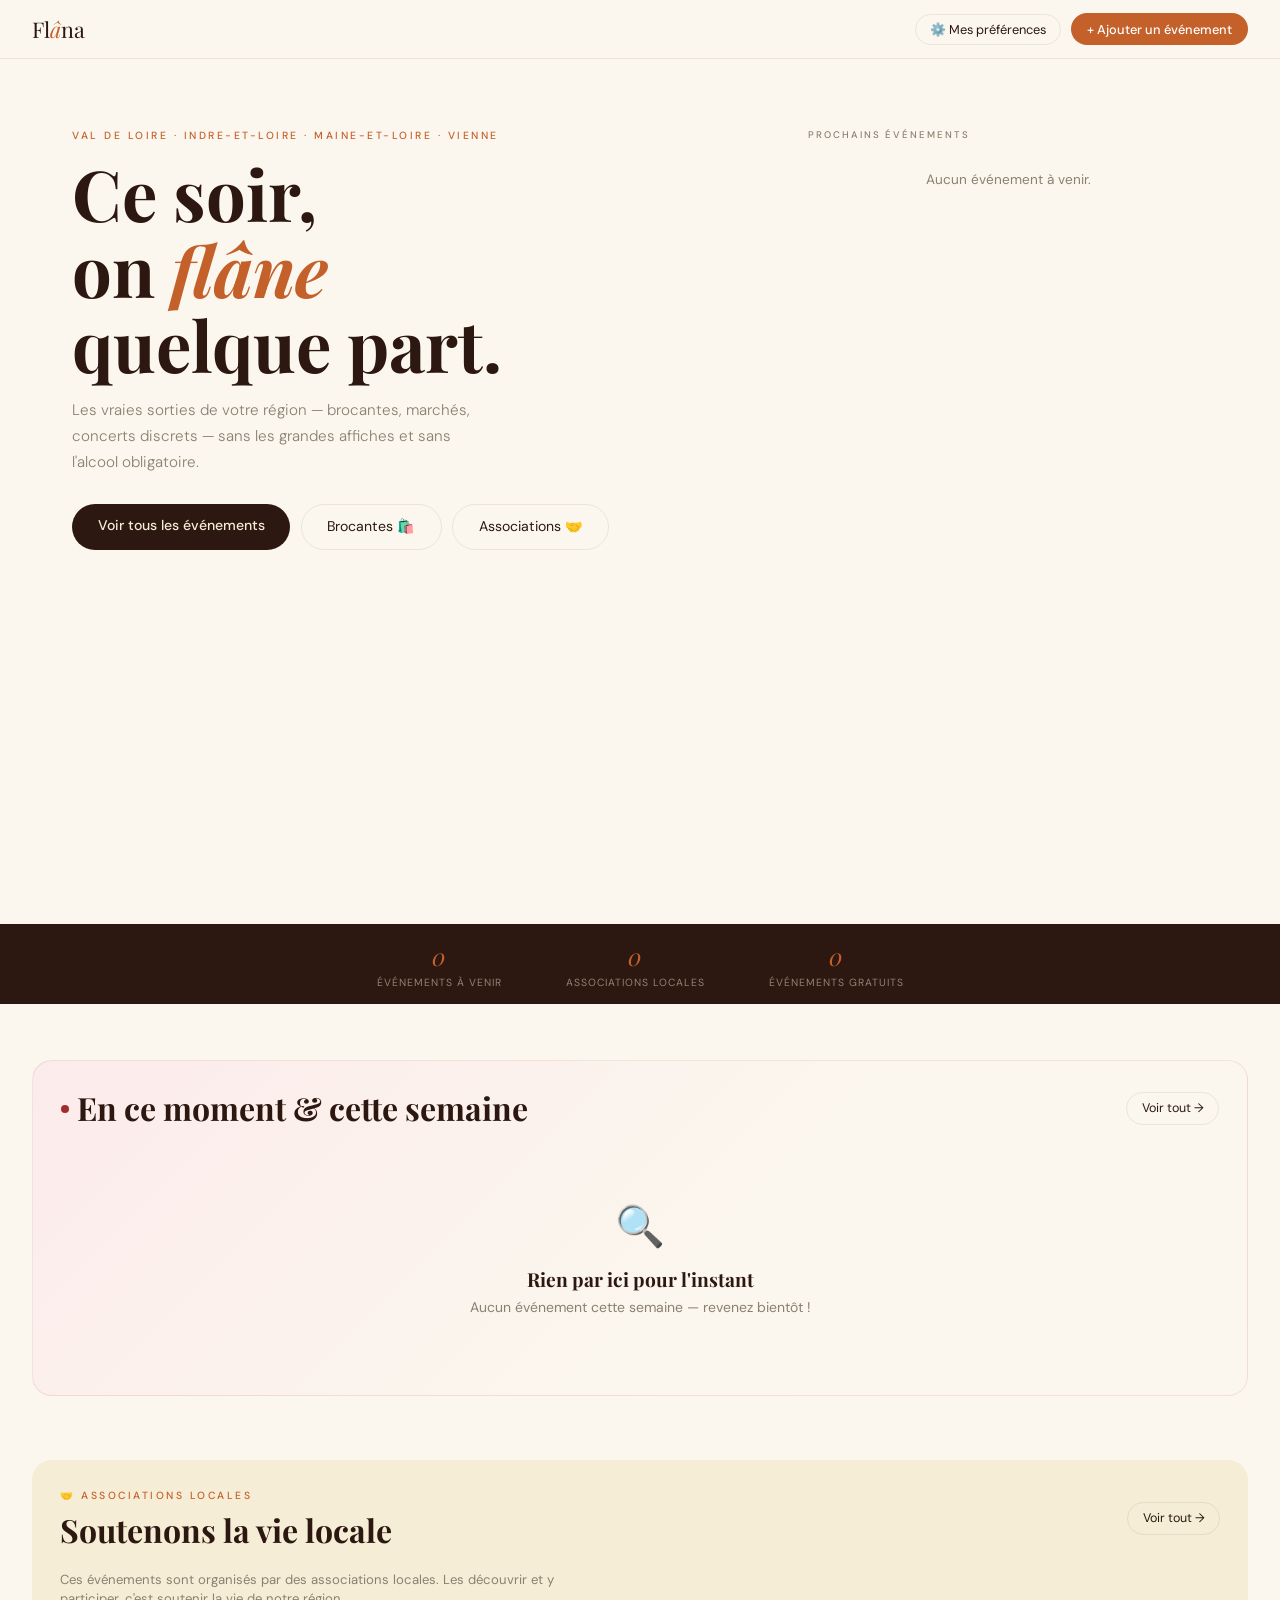
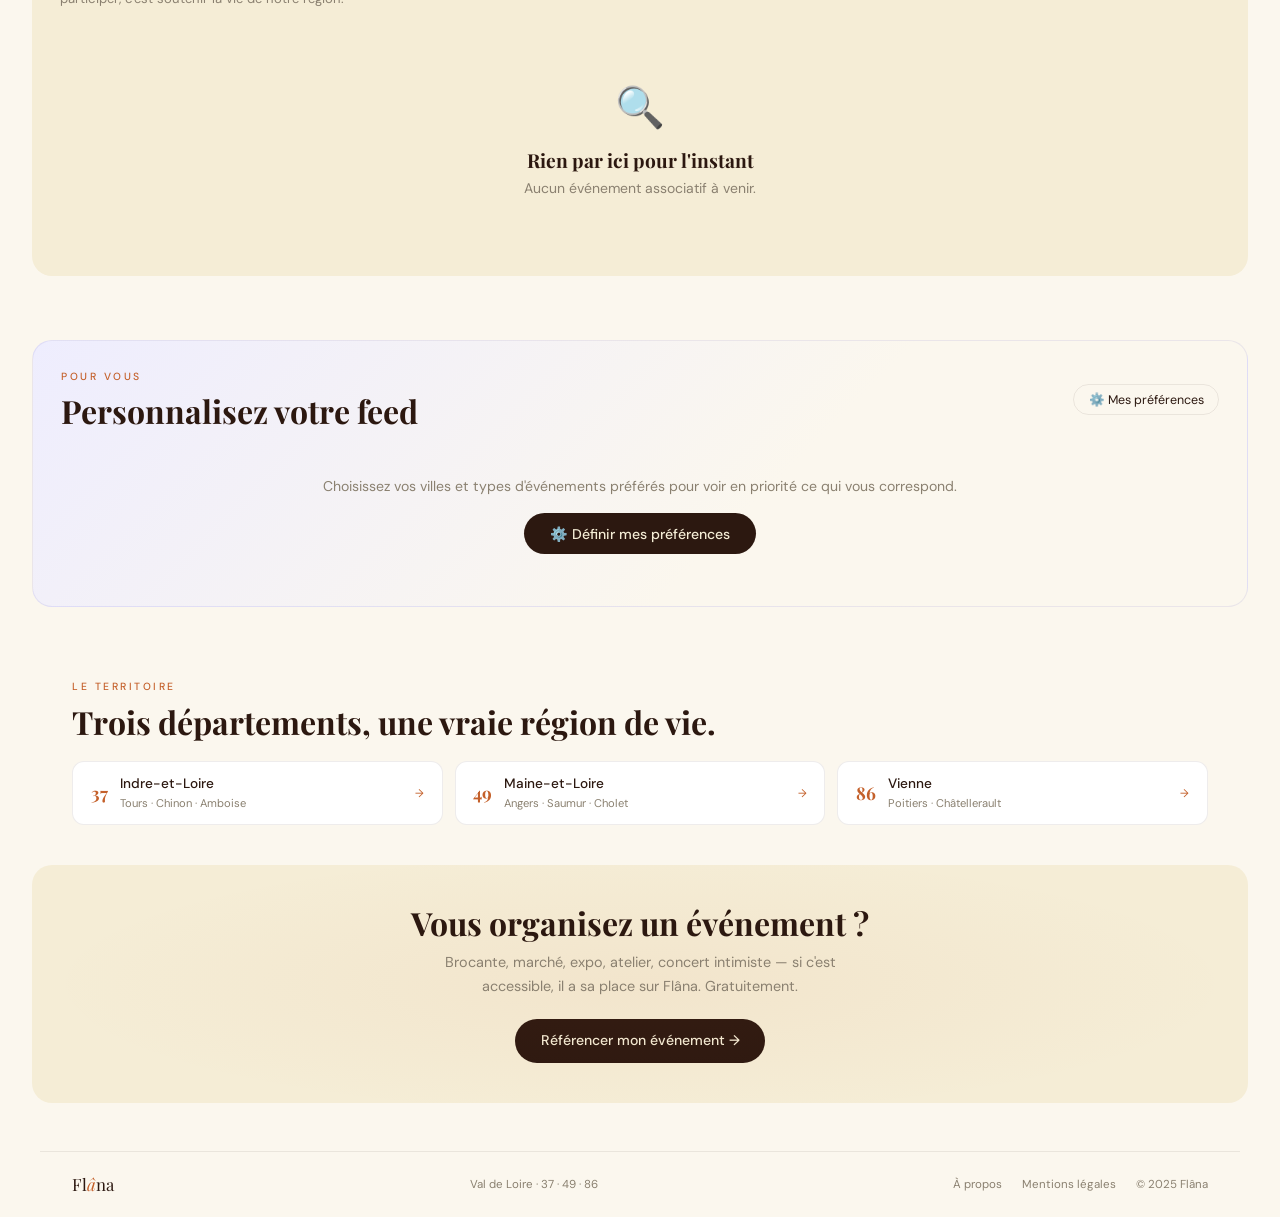
<file: index.html>
<!DOCTYPE html>
<html lang="fr">
<head>
<meta charset="UTF-8">
<meta name="viewport" content="width=device-width, initial-scale=1.0">
<title>Flâna — Sorties & événements Val de Loire</title>
<meta name="description" content="Découvrez les événements locaux du Val de Loire — brocantes, marchés, concerts dans les départements 37, 49 et 86.">
<link rel="icon" type="image/svg+xml" href="favicon.svg">
<link rel="canonical" href="https://www.flana.fr/">
<link href="https://fonts.googleapis.com/css2?family=Playfair+Display:ital,wght@0,700;1,400&family=DM+Sans:wght@300;400;500&display=swap" rel="stylesheet">
<link rel="stylesheet" href="css/flana.css">
<style>
.hero {
  display: grid;
  grid-template-columns: 1fr 400px;
  gap: 2rem;
  min-height: 100vh;
  padding: 5.5rem 2rem 2rem;
  max-width: 1200px;
  margin: 0 auto;
  align-items: start;
}
.hero-left { padding-top: 2.5rem; }
.hero-tag { font-size:.65rem;letter-spacing:2.5px;text-transform:uppercase;color:var(--tuile);font-weight:500;margin-bottom:.8rem;animation:fadeUp .5s ease .1s both; }
.hero-h1 { font-family:'Playfair Display',serif;font-size:clamp(2.8rem,5.5vw,4.5rem);line-height:1.07;margin-bottom:1rem;animation:fadeUp .6s ease .2s both; }
.hero-h1 em { color:var(--tuile);font-style:italic; }
.hero-sub { font-size:.95rem;color:var(--gris);line-height:1.7;max-width:42ch;margin-bottom:1.75rem;font-weight:300;animation:fadeUp .6s ease .35s both; }
.hero-btns { display:flex;gap:.65rem;flex-wrap:wrap;animation:fadeUp .6s ease .45s both; }
.hero-feed { height:calc(100vh - 6rem);overflow-y:auto;padding-top:2.5rem;animation:fadeIn .8s ease .5s both;scrollbar-width:thin;scrollbar-color:var(--sable) transparent; }
.hero-feed::-webkit-scrollbar { width:3px; }
.hero-feed::-webkit-scrollbar-thumb { background:var(--sable);border-radius:99px; }
.feed-label { font-size:.6rem;letter-spacing:2px;text-transform:uppercase;color:var(--gris);font-weight:500;margin-bottom:.75rem; }
.feed-list { display:flex;flex-direction:column;gap:.55rem; }
.strip { background:var(--terre);color:var(--sable);padding:.85rem 2rem;display:flex;justify-content:center;gap:4rem;flex-wrap:wrap; }
.stat { text-align:center; }
.stat-n { font-family:'Playfair Display',serif;font-size:1.5rem;color:var(--tuile);font-style:italic; }
.stat-l { font-size:.65rem;letter-spacing:1px;text-transform:uppercase;color:rgba(245,237,214,.5);margin-top:.1rem; }
.section { padding:2.5rem 2rem;max-width:1200px;margin:0 auto; }
.bloc { border-radius:20px;padding:1.75rem;margin:1rem 2rem; }
.bloc-urgents { background:linear-gradient(135deg,#FCEBEB 0%,var(--creme) 60%);border:1px solid rgba(163,45,45,.1); }
.bloc-asso { background:var(--sable); }
.bloc-perso { background:linear-gradient(135deg,#EEEDFE 0%,var(--creme) 60%);border:1px solid rgba(83,74,183,.1); }
.bloc-header { display:flex;justify-content:space-between;align-items:center;margin-bottom:1.25rem;flex-wrap:wrap;gap:.5rem; }
.bloc-desc { font-size:.82rem;color:var(--gris);line-height:1.5;margin-bottom:1.25rem;max-width:56ch; }
.urgents-label { display:flex;align-items:center;gap:.5rem; }
.urgents-dot { width:8px;height:8px;border-radius:50%;background:#A32D2D;animation:pulse-dot 2s ease infinite; }
.perso-empty { text-align:center;padding:1.5rem; }
.perso-empty p { font-size:.88rem;color:var(--gris);margin-bottom:1rem;line-height:1.6; }
.deps { display:flex;gap:.75rem;flex-wrap:wrap; }
.dep { background:var(--white);border-radius:12px;padding:.75rem 1.1rem;border:1px solid var(--border);display:flex;align-items:center;gap:.75rem;flex:1;min-width:170px;text-decoration:none;color:inherit;transition:transform .15s,box-shadow .15s; }
.dep:hover { transform:translateY(-2px);box-shadow:var(--shadow); }
.dep-n { font-family:'Playfair Display',serif;font-size:1.1rem;color:var(--tuile);font-weight:700; }
.dep h4 { font-size:.85rem;font-weight:500; }
.dep p { font-size:.7rem;color:var(--gris); }
.dep-arrow { margin-left:auto;font-size:.7rem;color:var(--tuile); }
.cta-box { background:var(--sable);border-radius:20px;padding:2.5rem;text-align:center;margin:0 2rem 3rem;position:relative;overflow:hidden; }
.cta-box::before { content:'';position:absolute;inset:0;background:radial-gradient(ellipse 70% 80% at 50% 50%,rgba(196,96,42,.06) 0%,transparent 70%); }
.cta-box h2 { font-family:'Playfair Display',serif;font-size:clamp(1.4rem,2.5vw,2rem);margin-bottom:.6rem;position:relative; }
.cta-box p { font-size:.9rem;color:var(--gris);max-width:44ch;margin:0 auto 1.25rem;line-height:1.65;position:relative; }
@keyframes pulse-dot { 0%,100%{opacity:1;transform:scale(1)} 50%{opacity:.5;transform:scale(1.3)} }
@media(max-width:900px) {
  .hero { grid-template-columns:1fr;min-height:auto;gap:1.5rem; }
  .hero-feed { height:auto;max-height:280px;padding-top:0; }
  .hero-left { padding-top:0; }
  .bloc,.cta-box { margin:1rem; }
  .strip { gap:2rem; }
  .section { padding:2rem 1rem; }
}
@media(max-width:480px) {
  .hero { padding:5rem 1rem 1.5rem; }
  .deps { flex-direction:column; }
  .hero-btns { flex-direction:column; }
}
</style>
</head>
<body>

<nav>
  <a href="index.html" class="nav-logo">Fl<em>â</em>na</a>
  <div class="nav-actions">
    <button class="btn-prefs" id="open-prefs">⚙️ Mes préférences</button>
    <a href="organise.html" class="btn-nav">+ Ajouter un événement</a>
  </div>
</nav>

<section class="hero">
  <div class="hero-left">
    <p class="hero-tag">Val de Loire · Indre-et-Loire · Maine-et-Loire · Vienne</p>
    <h1 class="hero-h1">Ce soir,<br>on <em>flâne</em><br>quelque part.</h1>
    <p class="hero-sub">Les vraies sorties de votre région — brocantes, marchés, concerts discrets — sans les grandes affiches et sans l'alcool obligatoire.</p>
    <div class="hero-btns">
      <a href="evenements.html" class="btn-primary">Voir tous les événements</a>
      <a href="evenements.html?type=brocante" class="btn-outline">Brocantes 🛍️</a>
      <a href="evenements.html?asso=true" class="btn-outline">Associations 🤝</a>
    </div>
  </div>
  <div class="hero-feed">
    <div class="feed-label">Prochains événements</div>
    <div class="feed-list" id="hero-feed">
      <div style="text-align:center;padding:2rem;color:var(--gris);font-size:.85rem;">Chargement...</div>
    </div>
  </div>
</section>

<div class="strip">
  <div class="stat"><div class="stat-n" id="stat-total">—</div><div class="stat-l">Événements à venir</div></div>
  <div class="stat"><div class="stat-n" id="stat-asso">—</div><div class="stat-l">Associations locales</div></div>
  <div class="stat"><div class="stat-n" id="stat-gratuit">—</div><div class="stat-l">Événements gratuits</div></div>
</div>

<!-- URGENTS -->
<div style="padding:2.5rem 0 1rem;">
  <div class="bloc bloc-urgents">
    <div class="bloc-header">
      <div class="urgents-label">
        <span class="urgents-dot"></span>
        <h2 class="section-title" style="margin-bottom:0;">En ce moment & cette semaine</h2>
      </div>
      <a href="evenements.html" class="btn-outline" style="font-size:.78rem;padding:.4rem .9rem;">Voir tout →</a>
    </div>
    <div class="grid-3" id="urgents-grid"></div>
  </div>
</div>

<!-- ASSOCIATIONS -->
<div style="padding:1rem 0;">
  <div class="bloc bloc-asso">
    <div class="bloc-header">
      <div>
        <p class="section-tag">🤝 Associations locales</p>
        <h2 class="section-title" style="margin-bottom:0;">Soutenons la vie locale</h2>
      </div>
      <a href="evenements.html?asso=true" class="btn-outline" style="font-size:.78rem;padding:.4rem .9rem;">Voir tout →</a>
    </div>
    <p class="bloc-desc">Ces événements sont organisés par des associations locales. Les découvrir et y participer, c'est soutenir la vie de notre région.</p>
    <div class="grid-3" id="asso-grid"></div>
  </div>
</div>

<!-- PERSONNALISÉ -->
<div style="padding:1rem 0;">
  <div class="bloc bloc-perso">
    <div class="bloc-header">
      <div>
        <p class="section-tag">Pour vous</p>
        <h2 class="section-title" style="margin-bottom:0;" id="perso-title">Événements recommandés</h2>
      </div>
      <button class="btn-outline" id="open-prefs-2" style="font-size:.78rem;padding:.4rem .9rem;">⚙️ Mes préférences</button>
    </div>
    <div id="perso-content"></div>
  </div>
</div>

<!-- TERRITOIRE -->
<div class="section">
  <p class="section-tag">Le territoire</p>
  <h2 class="section-title">Trois départements, une vraie région de vie.</h2>
  <div class="deps">
    <a href="evenements.html?dept=37" class="dep"><div class="dep-n">37</div><div><h4>Indre-et-Loire</h4><p>Tours · Chinon · Amboise</p></div><div class="dep-arrow">→</div></a>
    <a href="evenements.html?dept=49" class="dep"><div class="dep-n">49</div><div><h4>Maine-et-Loire</h4><p>Angers · Saumur · Cholet</p></div><div class="dep-arrow">→</div></a>
    <a href="evenements.html?dept=86" class="dep"><div class="dep-n">86</div><div><h4>Vienne</h4><p>Poitiers · Châtellerault</p></div><div class="dep-arrow">→</div></a>
  </div>
</div>

<div class="cta-box">
  <h2>Vous organisez un événement ?</h2>
  <p>Brocante, marché, expo, atelier, concert intimiste — si c'est accessible, il a sa place sur Flâna. Gratuitement.</p>
  <a href="organise.html" class="btn-primary">Référencer mon événement →</a>
</div>

<footer>
  <a href="index.html" class="footer-logo">Fl<em>â</em>na</a>
  <div>Val de Loire · 37 · 49 · 86</div>
  <div class="footer-links">
    <a href="a-propos.html">À propos</a>
    <a href="mentions-legales.html">Mentions légales</a>
    <span>© 2025 Flâna</span>
  </div>
</footer>

<script src="js/flana.js"></script>
<script src="js/preferences.js"></script>
<script>
(async () => {
  const events = await FLANA.loadEvents();
  const today  = new Date(); today.setHours(0,0,0,0);

  // Stats
  document.getElementById('stat-total').textContent   = events.length;
  document.getElementById('stat-asso').textContent    = events.filter(e => e.isAssociation).length;
  document.getElementById('stat-gratuit').textContent = events.filter(e => e.isFree).length;

  // Feed latéral
  const feedEl = document.getElementById('hero-feed');
  const feedEvents = [...events].sort((a,b) => new Date(a.date)-new Date(b.date)).slice(0,15);
  feedEl.innerHTML = feedEvents.length
    ? feedEvents.map(e => FLANA.renderCard(e,'small')).join('')
    : '<p style="color:var(--gris);font-size:.85rem;text-align:center;padding:1rem;">Aucun événement à venir.</p>';

  // Urgents (cette semaine)
  const urgentsEl = document.getElementById('urgents-grid');
  const urgents = events.filter(e => {
    const diff = Math.floor((new Date(e.date) - today) / (1000*60*60*24));
    return diff >= 0 && diff <= 7;
  }).sort((a,b) => new Date(a.date)-new Date(b.date)).slice(0,6);
  urgentsEl.innerHTML = urgents.length
    ? urgents.map(e => FLANA.renderCard(e)).join('')
    : FLANA.renderEmpty('Aucun événement cette semaine — revenez bientôt !');

  // Associations
  const assoEl = document.getElementById('asso-grid');
  const assos = events.filter(e => e.isAssociation)
    .sort((a,b) => new Date(a.date)-new Date(b.date)).slice(0,6);
  assoEl.innerHTML = assos.length
    ? assos.map(e => FLANA.renderCard(e)).join('')
    : FLANA.renderEmpty('Aucun événement associatif à venir.');

  // Personnalisé
  const persoEl    = document.getElementById('perso-content');
  const persoTitle = document.getElementById('perso-title');

  window.refreshFeed = () => {
    const p = FLANA.getPrefs();
    if (FLANA.hasPrefs()) {
      persoTitle.textContent = 'Recommandés pour vous';
      const sorted = FLANA.sortByPrefs(events, p).slice(0,6);
      persoEl.innerHTML = `<div class="grid-3" style="margin-top:.5rem;">${sorted.map(e => FLANA.renderCard(e)).join('')}</div>`;
    } else {
      persoTitle.textContent = 'Personnalisez votre feed';
      persoEl.innerHTML = `
        <div class="perso-empty">
          <p>Choisissez vos villes et types d'événements préférés pour voir en priorité ce qui vous correspond.</p>
          <button class="btn-primary" id="open-prefs-3">⚙️ Définir mes préférences</button>
        </div>`;
    }
  };
  window.refreshFeed();

  // Préférences modal
  PrefsModal.init(FLANA.getCities(events), FLANA.getTypes(events));
  document.addEventListener('click', e => {
    if (e.target.id === 'open-prefs-2' || e.target.id === 'open-prefs-3') PrefsModal.open();
  });
})();
</script>
</body>
</html>
</file>
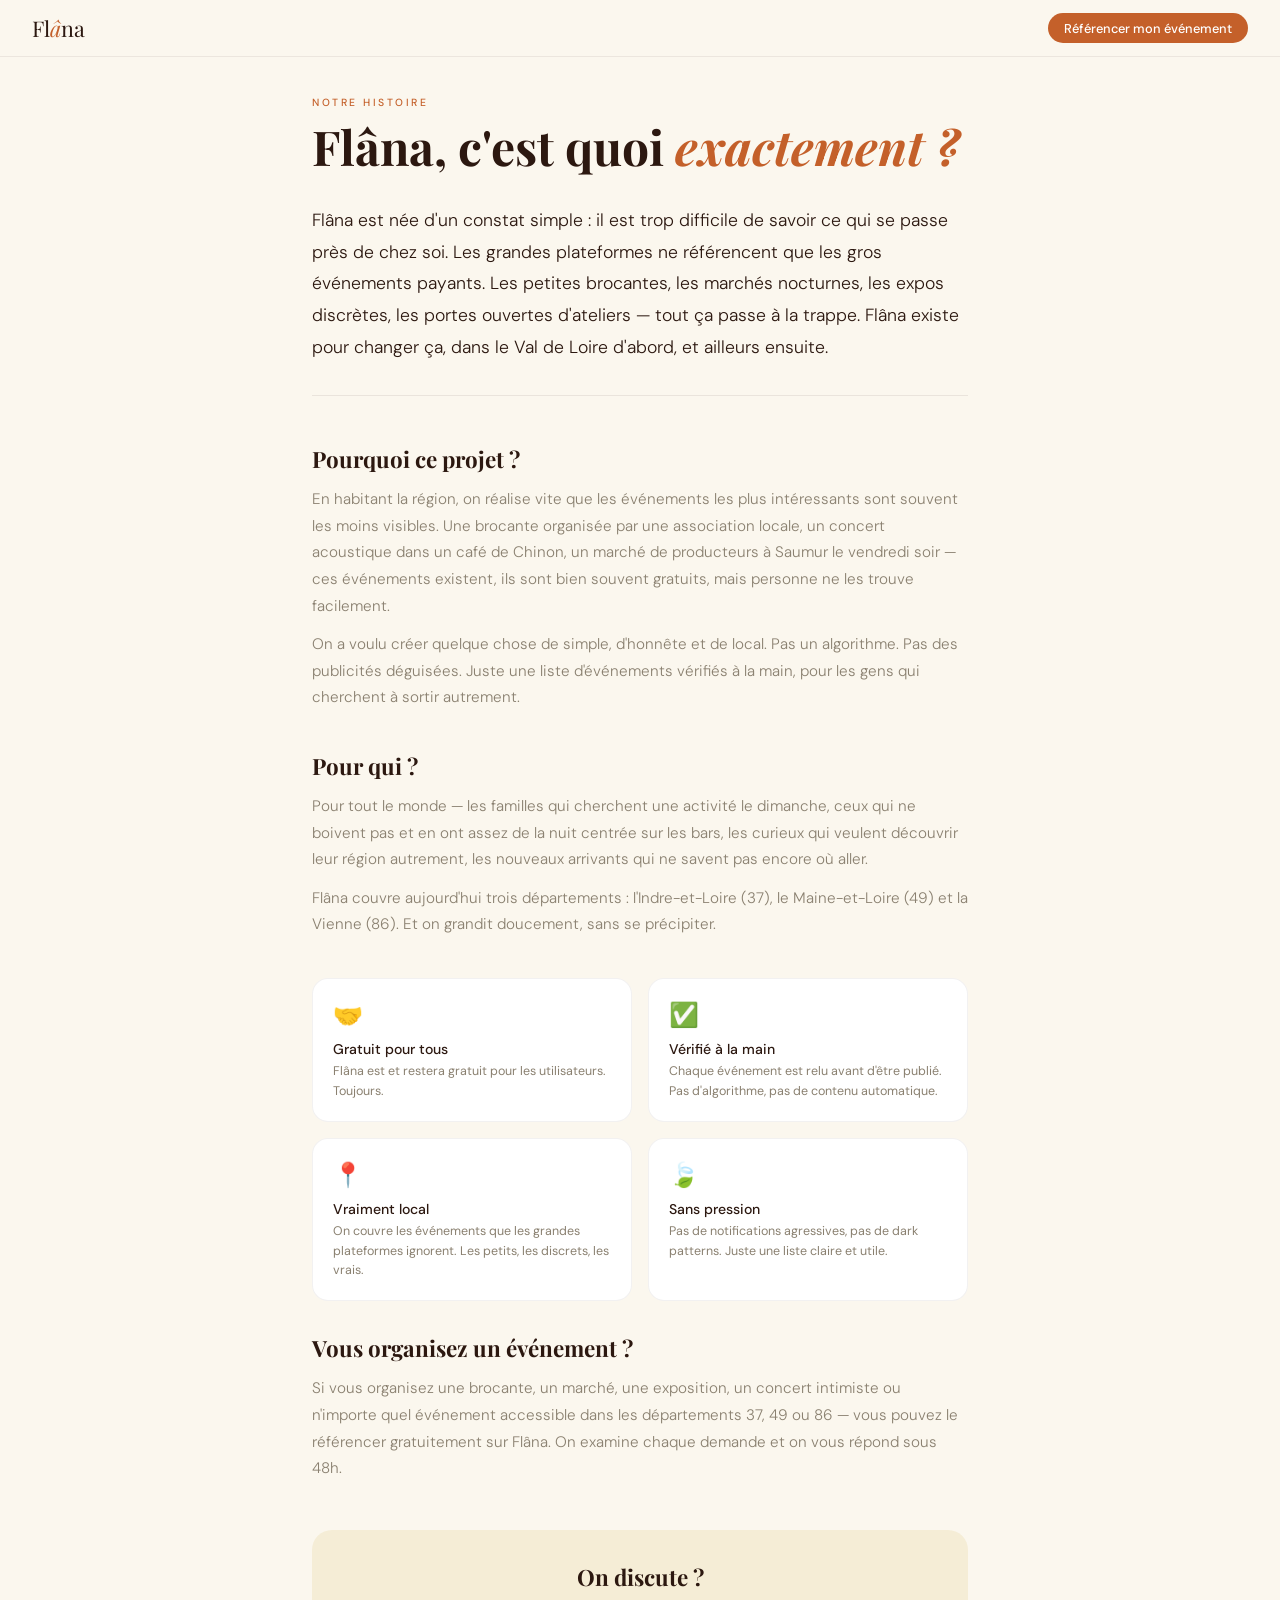
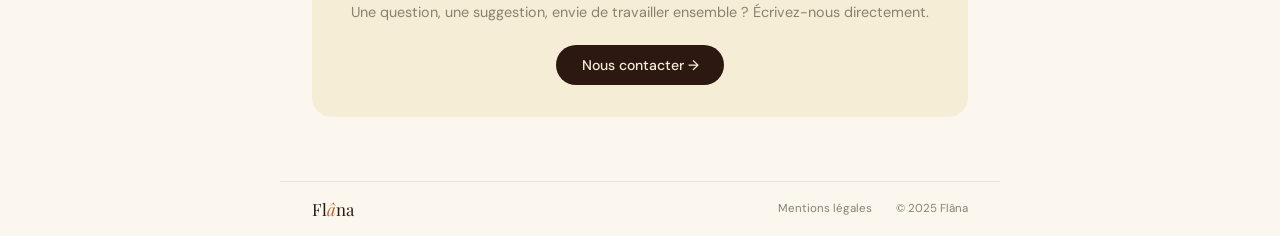
<file: a-propos.html>
<!DOCTYPE html>
<html lang="fr">
<head>
<meta charset="UTF-8">
<meta name="viewport" content="width=device-width, initial-scale=1.0">
<title>Flâna — À propos</title>
<link rel="icon" type="image/svg+xml" href="favicon.svg">
<link href="https://fonts.googleapis.com/css2?family=Playfair+Display:ital,wght@0,700;1,400&family=DM+Sans:wght@300;400;500&display=swap" rel="stylesheet">
<style>
*, *::before, *::after { margin:0; padding:0; box-sizing:border-box; }
:root { --terre:#2C1810; --sable:#F5EDD6; --tuile:#C4602A; --mousse:#4A6741; --gris:#8A8070; --creme:#FBF7EE; }
html { scroll-behavior:smooth; }
body { background:var(--creme); color:var(--terre); font-family:'DM Sans',sans-serif; overflow-x:hidden; }

nav { position:fixed; top:0; left:0; right:0; z-index:100; display:flex; justify-content:space-between; align-items:center; padding:0.8rem 2rem; background:rgba(251,247,238,0.96); backdrop-filter:blur(10px); border-bottom:1px solid rgba(44,24,16,0.07); }
.logo { font-family:'Playfair Display',serif; font-size:1.35rem; color:var(--terre); text-decoration:none; }
.logo em { color:var(--tuile); font-style:italic; }
.btn-nav { background:var(--tuile); color:#fff; padding:0.42rem 1rem; border-radius:99px; font-size:0.8rem; font-weight:500; text-decoration:none; transition:background .2s; }
.btn-nav:hover { background:var(--terre); }

.wrap { max-width:720px; margin:0 auto; padding:6rem 2rem 4rem; }

.tag { font-size:0.65rem; letter-spacing:2.5px; text-transform:uppercase; color:var(--tuile); font-weight:500; margin-bottom:0.7rem; opacity:0; animation:up .5s ease .1s both; }

h1 { font-family:'Playfair Display',serif; font-size:clamp(2rem,4vw,3rem); line-height:1.1; margin-bottom:2rem; opacity:0; animation:up .6s ease .2s both; }
h1 em { color:var(--tuile); font-style:italic; }

.intro { font-size:1.1rem; line-height:1.8; color:var(--terre); font-weight:300; margin-bottom:3rem; padding-bottom:2rem; border-bottom:1px solid rgba(44,24,16,.08); opacity:0; animation:up .6s ease .3s both; }

.section { margin-bottom:2.5rem; opacity:0; animation:up .6s ease .4s both; }
.section h2 { font-family:'Playfair Display',serif; font-size:1.4rem; margin-bottom:0.75rem; }
.section p { font-size:0.95rem; line-height:1.75; color:var(--gris); font-weight:300; }
.section p + p { margin-top:0.75rem; }

.valeurs { display:grid; grid-template-columns:1fr 1fr; gap:1rem; margin:2rem 0; opacity:0; animation:up .6s ease .5s both; }
.valeur { background:#fff; border-radius:16px; padding:1.25rem; border:1px solid rgba(44,24,16,.06); }
.valeur-icon { font-size:1.5rem; margin-bottom:0.6rem; }
.valeur h3 { font-size:0.88rem; font-weight:500; margin-bottom:0.3rem; }
.valeur p { font-size:0.78rem; color:var(--gris); line-height:1.55; }

.cta-block { background:var(--sable); border-radius:20px; padding:2rem; text-align:center; margin-top:3rem; opacity:0; animation:up .6s ease .6s both; }
.cta-block h2 { font-family:'Playfair Display',serif; font-size:1.4rem; margin-bottom:0.6rem; }
.cta-block p { font-size:0.9rem; color:var(--gris); margin-bottom:1.25rem; line-height:1.6; }
.btn-p { background:var(--terre); color:var(--sable); padding:0.7rem 1.6rem; border-radius:99px; font-size:0.88rem; font-weight:500; text-decoration:none; transition:background .2s, transform .15s; display:inline-block; }
.btn-p:hover { background:var(--tuile); transform:translateY(-2px); }

footer { border-top:1px solid rgba(44,24,16,.08); padding:1rem 2rem; display:flex; justify-content:space-between; align-items:center; font-size:0.72rem; color:var(--gris); max-width:720px; margin:0 auto; }
footer .logo { font-size:1.05rem; }

@keyframes up { from { opacity:0; transform:translateY(14px); } to { opacity:1; transform:translateY(0); } }
@media(max-width:768px) {
  nav { padding:0.7rem 1rem; }
  .btn-nav { font-size:0.72rem; padding:0.38rem 0.8rem; }
  .wrap { padding:5rem 1rem 3rem; }
  .valeurs { grid-template-columns:1fr; }
  .cta-block { padding:1.5rem 1rem; }
}
</style>
</head>
<body>

<nav>
  <a href="index.html" class="logo">Fl<em>â</em>na</a>
  <a href="organisé.html" class="btn-nav">Référencer mon événement</a>
</nav>

<div class="wrap">
  <p class="tag">Notre histoire</p>
  <h1>Flâna, c'est quoi <em>exactement ?</em></h1>

  <p class="intro">
    Flâna est née d'un constat simple : il est trop difficile de savoir ce qui se passe près de chez soi. Les grandes plateformes ne référencent que les gros événements payants. Les petites brocantes, les marchés nocturnes, les expos discrètes, les portes ouvertes d'ateliers — tout ça passe à la trappe. Flâna existe pour changer ça, dans le Val de Loire d'abord, et ailleurs ensuite.
  </p>

  <div class="section">
    <h2>Pourquoi ce projet ?</h2>
    <p>En habitant la région, on réalise vite que les événements les plus intéressants sont souvent les moins visibles. Une brocante organisée par une association locale, un concert acoustique dans un café de Chinon, un marché de producteurs à Saumur le vendredi soir — ces événements existent, ils sont bien souvent gratuits, mais personne ne les trouve facilement.</p>
    <p>On a voulu créer quelque chose de simple, d'honnête et de local. Pas un algorithme. Pas des publicités déguisées. Juste une liste d'événements vérifiés à la main, pour les gens qui cherchent à sortir autrement.</p>
  </div>

  <div class="section">
    <h2>Pour qui ?</h2>
    <p>Pour tout le monde — les familles qui cherchent une activité le dimanche, ceux qui ne boivent pas et en ont assez de la nuit centrée sur les bars, les curieux qui veulent découvrir leur région autrement, les nouveaux arrivants qui ne savent pas encore où aller.</p>
    <p>Flâna couvre aujourd'hui trois départements : l'Indre-et-Loire (37), le Maine-et-Loire (49) et la Vienne (86). Et on grandit doucement, sans se précipiter.</p>
  </div>

  <div class="valeurs">
    <div class="valeur">
      <div class="valeur-icon">🤝</div>
      <h3>Gratuit pour tous</h3>
      <p>Flâna est et restera gratuit pour les utilisateurs. Toujours.</p>
    </div>
    <div class="valeur">
      <div class="valeur-icon">✅</div>
      <h3>Vérifié à la main</h3>
      <p>Chaque événement est relu avant d'être publié. Pas d'algorithme, pas de contenu automatique.</p>
    </div>
    <div class="valeur">
      <div class="valeur-icon">📍</div>
      <h3>Vraiment local</h3>
      <p>On couvre les événements que les grandes plateformes ignorent. Les petits, les discrets, les vrais.</p>
    </div>
    <div class="valeur">
      <div class="valeur-icon">🍃</div>
      <h3>Sans pression</h3>
      <p>Pas de notifications agressives, pas de dark patterns. Juste une liste claire et utile.</p>
    </div>
  </div>

  <div class="section">
    <h2>Vous organisez un événement ?</h2>
    <p>Si vous organisez une brocante, un marché, une exposition, un concert intimiste ou n'importe quel événement accessible dans les départements 37, 49 ou 86 — vous pouvez le référencer gratuitement sur Flâna. On examine chaque demande et on vous répond sous 48h.</p>
  </div>

  <div class="cta-block">
    <h2>On discute ?</h2>
    <p>Une question, une suggestion, envie de travailler ensemble ? Écrivez-nous directement.</p>
    <a href="mailto:contact@flana.fr" class="btn-p">Nous contacter →</a>
  </div>
</div>

<footer>
  <a href="index.html" class="logo">Fl<em>â</em>na</a>
  <div style="display:flex;gap:1.5rem;">
    <a href="mentions-legales.html" style="color:var(--gris);text-decoration:none;">Mentions légales</a>
    <span>© 2025 Flâna</span>
  </div>
</footer>

</body>
</html>
</file>
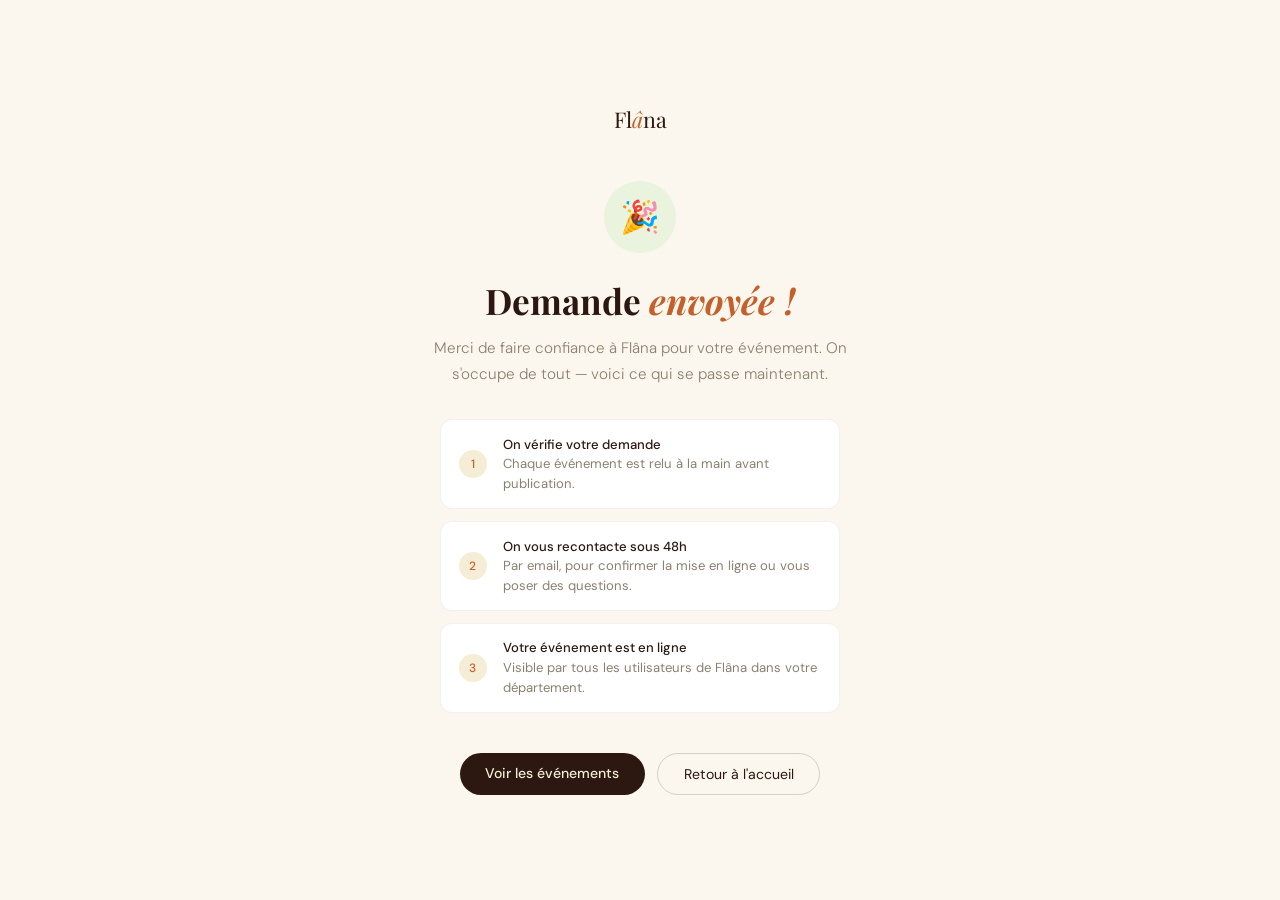
<file: confirmation.html>
<!DOCTYPE html>
<html lang="fr">
<head>
<meta charset="UTF-8">
<meta name="viewport" content="width=device-width, initial-scale=1.0">
<title>Flâna — Demande envoyée</title>
<link rel="icon" type="image/svg+xml" href="favicon.svg">
<link href="https://fonts.googleapis.com/css2?family=Playfair+Display:ital,wght@0,700;1,400&family=DM+Sans:wght@300;400;500&display=swap" rel="stylesheet">
<style>
*, *::before, *::after { margin:0; padding:0; box-sizing:border-box; }
:root { --terre:#2C1810; --sable:#F5EDD6; --tuile:#C4602A; --mousse:#4A6741; --gris:#8A8070; --creme:#FBF7EE; }
body { background:var(--creme); color:var(--terre); font-family:'DM Sans',sans-serif; min-height:100vh; display:flex; flex-direction:column; align-items:center; justify-content:center; padding:2rem; text-align:center; }
.logo { font-family:'Playfair Display',serif; font-size:1.35rem; color:var(--terre); text-decoration:none; margin-bottom:3rem; display:block; }
.logo em { color:var(--tuile); font-style:italic; }
.check { width:72px; height:72px; background:#EAF3DE; border-radius:50%; display:flex; align-items:center; justify-content:center; font-size:2rem; margin:0 auto 1.5rem; animation:pop .5s ease both; }
h1 { font-family:'Playfair Display',serif; font-size:clamp(1.6rem,3vw,2.2rem); margin-bottom:0.75rem; opacity:0; animation:up .6s ease .2s both; }
h1 em { color:var(--tuile); font-style:italic; }
.sub { font-size:0.95rem; color:var(--gris); line-height:1.7; max-width:44ch; margin:0 auto 2rem; font-weight:300; opacity:0; animation:up .6s ease .35s both; }
.steps { display:flex; flex-direction:column; gap:0.75rem; max-width:400px; margin:0 auto 2.5rem; opacity:0; animation:up .6s ease .5s both; }
.step { display:flex; align-items:center; gap:1rem; background:#fff; border-radius:12px; padding:0.9rem 1.1rem; border:1px solid rgba(44,24,16,.06); text-align:left; }
.step-num { width:28px; height:28px; border-radius:50%; background:var(--sable); display:flex; align-items:center; justify-content:center; font-size:0.75rem; font-weight:500; color:var(--tuile); flex-shrink:0; }
.step p { font-size:0.82rem; color:var(--gris); line-height:1.5; }
.step strong { color:var(--terre); font-weight:500; }
.actions { display:flex; gap:0.75rem; flex-wrap:wrap; justify-content:center; opacity:0; animation:up .6s ease .65s both; }
.btn-p { background:var(--terre); color:var(--sable); padding:0.7rem 1.6rem; border-radius:99px; font-size:0.88rem; font-weight:500; text-decoration:none; transition:background .2s, transform .15s; }
.btn-p:hover { background:var(--tuile); transform:translateY(-2px); }
.btn-o { border:1.5px solid rgba(44,24,16,.18); color:var(--terre); padding:0.7rem 1.6rem; border-radius:99px; font-size:0.88rem; text-decoration:none; transition:border-color .2s, color .2s; }
.btn-o:hover { border-color:var(--tuile); color:var(--tuile); }
@keyframes up { from { opacity:0; transform:translateY(14px); } to { opacity:1; transform:translateY(0); } }
@keyframes pop { from { transform:scale(0.5); opacity:0; } to { transform:scale(1); opacity:1; } }
</style>
  <link rel="canonical" href="https://www.flana.fr/confirmation.html">
</head>
<body>
  <a href="index.html" class="logo">Fl<em>â</em>na</a>

  <div class="check">🎉</div>
  <h1>Demande <em>envoyée !</em></h1>
  <p class="sub">Merci de faire confiance à Flâna pour votre événement. On s'occupe de tout — voici ce qui se passe maintenant.</p>

  <div class="steps">
    <div class="step">
      <div class="step-num">1</div>
      <p><strong>On vérifie votre demande</strong><br>Chaque événement est relu à la main avant publication.</p>
    </div>
    <div class="step">
      <div class="step-num">2</div>
      <p><strong>On vous recontacte sous 48h</strong><br>Par email, pour confirmer la mise en ligne ou vous poser des questions.</p>
    </div>
    <div class="step">
      <div class="step-num">3</div>
      <p><strong>Votre événement est en ligne</strong><br>Visible par tous les utilisateurs de Flâna dans votre département.</p>
    </div>
  </div>

  <div class="actions">
    <a href="événements.html" class="btn-p">Voir les événements</a>
    <a href="index.html" class="btn-o">Retour à l'accueil</a>
  </div>
</body>
</html>
</file>
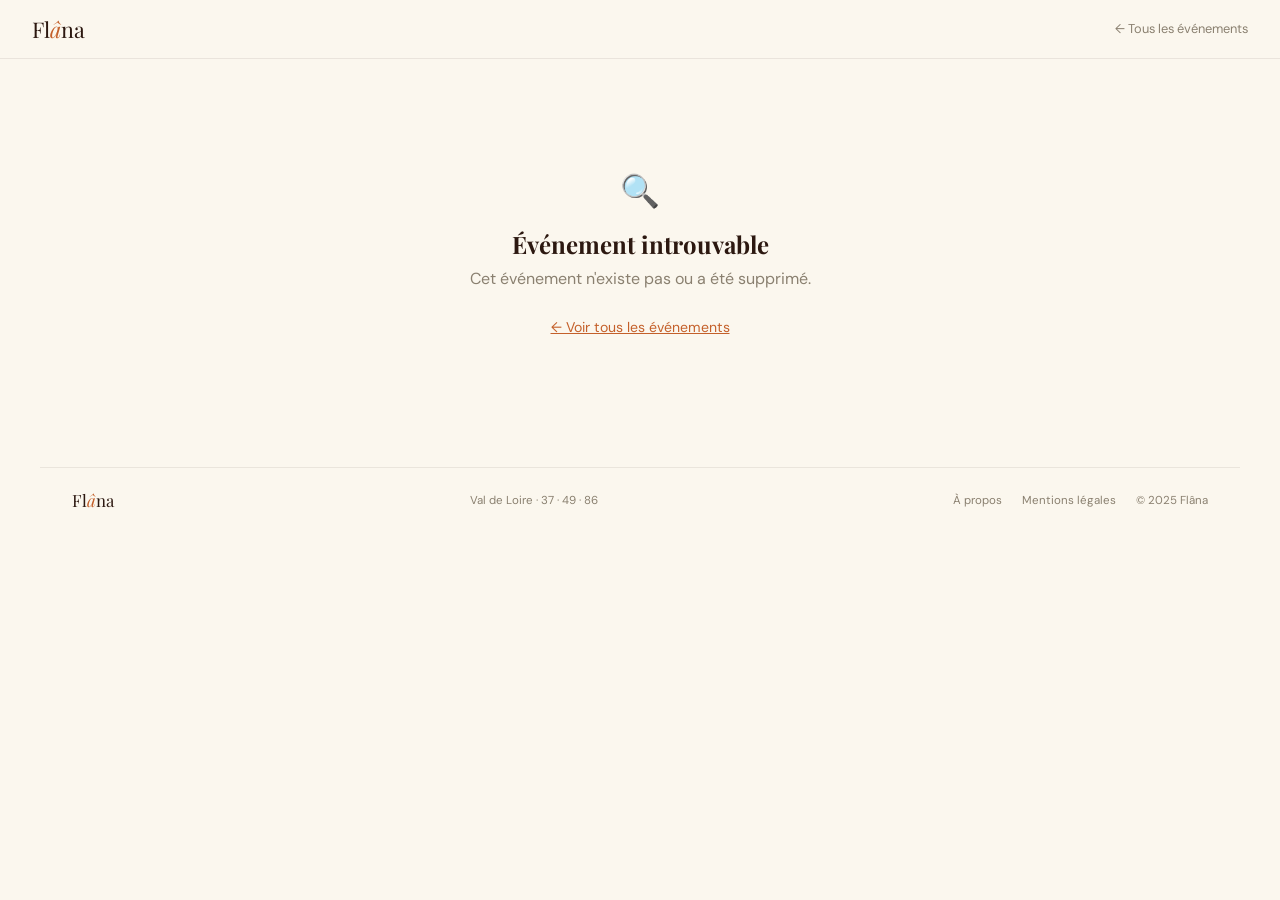
<file: evenement.html>
<!DOCTYPE html>
<html lang="fr">
<head>
<meta charset="UTF-8">
<meta name="viewport" content="width=device-width, initial-scale=1.0">
<title>Flâna — Événement</title>
<link rel="icon" type="image/svg+xml" href="favicon.svg">
<link rel="canonical" href="https://www.flana.fr/evenement.html">
<link href="https://fonts.googleapis.com/css2?family=Playfair+Display:ital,wght@0,700;1,400&family=DM+Sans:wght@300;400;500&display=swap" rel="stylesheet">
<link rel="stylesheet" href="css/flana.css">
<style>
.evt-banner { height: 6px; margin-top: 57px; }
.evt-wrap { max-width: 720px; margin: 0 auto; padding: 2.5rem 2rem 4rem; }

.evt-tag { font-size: 0.65rem; letter-spacing: 2px; text-transform: uppercase; font-weight: 500; display: flex; align-items: center; gap: 6px; margin-bottom: 0.8rem; }
.evt-dot { width: 8px; height: 8px; border-radius: 50%; }
.evt-title { font-family: 'Playfair Display', serif; font-size: clamp(1.8rem,4vw,2.8rem); line-height: 1.15; margin-bottom: 0.75rem; }

/* BADGES */
.evt-badges { display: flex; gap: 0.5rem; flex-wrap: wrap; margin-bottom: 1.5rem; }

/* INFOS */
.infos { display: grid; grid-template-columns: 1fr 1fr; gap: 0.75rem; margin-bottom: 2rem; }
.info-card { background: var(--white); border-radius: 14px; padding: 1rem 1.1rem; border: 1px solid var(--border); }
.info-icon { font-size: 1.1rem; margin-bottom: 0.35rem; }
.info-label { font-size: 0.62rem; letter-spacing: 1.5px; text-transform: uppercase; color: var(--gris); margin-bottom: 0.2rem; }
.info-val { font-size: 0.9rem; font-weight: 500; line-height: 1.4; }

/* DESCRIPTION */
.section-label { font-size: 0.65rem; letter-spacing: 2px; text-transform: uppercase; color: var(--tuile); font-weight: 500; margin-bottom: 0.6rem; }
.description { font-size: 0.95rem; line-height: 1.75; color: var(--terre); font-weight: 300; margin-bottom: 2rem; }

/* ACTIONS */
.actions { display: flex; gap: 0.75rem; flex-wrap: wrap; margin-bottom: 3rem; }
.actions .btn-primary, .actions .btn-outline { font-size: 0.85rem; padding: 0.65rem 1.4rem; }

/* AUTRES */
.autres { border-top: 1px solid var(--border); padding-top: 2rem; }
.autres h3 { font-family: 'Playfair Display', serif; font-size: 1.2rem; margin-bottom: 1rem; }
.autres-liste { display: flex; flex-direction: column; gap: 0.6rem; }
.autre-card {
  background: var(--white); border-radius: 12px;
  padding: 0.9rem 1.1rem; border: 1px solid var(--border);
  text-decoration: none; color: inherit;
  display: flex; justify-content: space-between; align-items: center;
  transition: transform .15s, box-shadow .15s;
}
.autre-card:hover { transform: translateY(-2px); box-shadow: var(--shadow); }
.autre-info h4 { font-size: 0.88rem; font-weight: 500; margin-bottom: 0.2rem; }
.autre-info p { font-size: 0.75rem; color: var(--gris); }

/* TOAST */
.toast {
  position: fixed; bottom: 2rem; left: 50%;
  transform: translateX(-50%) translateY(20px);
  background: var(--terre); color: var(--sable);
  padding: 0.6rem 1.25rem; border-radius: var(--radius-pill);
  font-size: 0.82rem; opacity: 0; transition: all .3s;
  pointer-events: none; white-space: nowrap; z-index: 300;
}
.toast.show { opacity: 1; transform: translateX(-50%) translateY(0); }

@media(max-width: 768px) {
  .evt-wrap { padding: 2rem 1rem 3rem; }
  .infos { grid-template-columns: 1fr 1fr; gap: 0.6rem; }
  .actions { flex-direction: column; }
  .actions .btn-primary, .actions .btn-outline { text-align: center; }
}
@media(max-width: 400px) {
  .infos { grid-template-columns: 1fr; }
}
</style>
</head>
<body>

<nav>
  <a href="index.html" class="nav-logo">Fl<em>â</em>na</a>
  <a href="evenements.html" class="btn-back">← Tous les événements</a>
</nav>

<div id="evt-banner" class="evt-banner"></div>
<div id="evt-content" class="evt-wrap"></div>

<div class="toast" id="toast">Lien copié ! 🎉</div>

<footer>
  <a href="index.html" class="footer-logo">Fl<em>â</em>na</a>
  <div>Val de Loire · 37 · 49 · 86</div>
  <div class="footer-links">
    <a href="a-propos.html">À propos</a>
    <a href="mentions-legales.html">Mentions légales</a>
    <span>© 2025 Flâna</span>
  </div>
</footer>

<script src="js/flana.js"></script>
<script src="js/preferences.js"></script>
<script>
function partager() {
  const url = window.location.href;
  if (navigator.clipboard) {
    navigator.clipboard.writeText(url).then(showToast);
  } else { showToast(); }
}

function showToast() {
  const t = document.getElementById('toast');
  t.classList.add('show');
  setTimeout(() => t.classList.remove('show'), 2500);
}

(async () => {
  const allEvents = await FLANA.loadEvents();
  const params = new URLSearchParams(window.location.search);
  const id = params.get('id');
  const evt = allEvents.find(e => e.id === id);
  const content = document.getElementById('evt-content');
  const banner = document.getElementById('evt-banner');

  if (!evt) {
    content.innerHTML = `
      <div style="text-align:center;padding:4rem 0;">
        <p style="font-size:2rem;margin-bottom:1rem;">🔍</p>
        <h2 style="font-family:'Playfair Display',serif;margin-bottom:0.5rem;">Événement introuvable</h2>
        <p style="color:var(--gris);margin-bottom:1.5rem;">Cet événement n'existe pas ou a été supprimé.</p>
        <a href="evenements.html" style="color:var(--tuile);font-size:0.88rem;">← Voir tous les événements</a>
      </div>`;
    return;
  }

  const color = FLANA.colors[evt.type] || '#8A8070';
  const label = FLANA.labels[evt.type] || evt.type;
  const db = FLANA.dateBadge(evt.date);
  const tarifLabel = evt.isFree ? 'Gratuit' : (evt.price || 'Payant');
  const tarifCls = evt.isFree ? 'badge-green' : 'badge-orange';

  document.title = `Flâna — ${evt.title}`;
  banner.style.background = color;

  // Autres événements similaires
  const autres = allEvents
    .filter(e => e.id !== evt.id && (e.department === evt.department || e.type === evt.type))
    .sort((a,b) => new Date(a.date) - new Date(b.date))
    .slice(0, 3);

  content.innerHTML = `
    <div class="evt-tag" style="color:${color}">
      <span class="evt-dot" style="background:${color}"></span>
      ${label} · ${evt.city} · Département ${evt.department}
    </div>

    <h1 class="evt-title">${evt.title}</h1>

    <div class="evt-badges">
      <span class="badge badge-date ${db.cls}">${db.label}</span>
      <span class="badge ${tarifCls}">${evt.isFree ? '✓ ' : ''}${tarifLabel}</span>
      ${evt.isAssociation ? '<span class="badge badge-asso">🤝 Association</span>' : ''}
    </div>

    <div class="infos">
      <div class="info-card">
        <div class="info-icon">📅</div>
        <div class="info-label">Date</div>
        <div class="info-val">${FLANA.formatDate(evt.date)}</div>
      </div>
      <div class="info-card">
        <div class="info-icon">🕐</div>
        <div class="info-label">Horaires</div>
        <div class="info-val">${evt.time}${evt.endTime ? ' – ' + evt.endTime : ''}</div>
      </div>
      <div class="info-card">
        <div class="info-icon">📍</div>
        <div class="info-label">Lieu</div>
        <div class="info-val">${evt.city}${evt.address ? ', ' + evt.address : ''}</div>
      </div>
      <div class="info-card">
        <div class="info-icon">👤</div>
        <div class="info-label">Organisateur</div>
        <div class="info-val">${evt.organizer || 'Non précisé'}</div>
      </div>
    </div>

    <div class="section-label">À propos</div>
    <p class="description">${evt.description}</p>

    <div class="actions">
      ${evt.website ? `<a href="${evt.website}" target="_blank" rel="noopener" class="btn-primary">🌐 Site officiel</a>` : ''}
      <a href="https://www.google.com/maps/search/${encodeURIComponent(evt.city + ' ' + (evt.address || ''))}" target="_blank" class="btn-outline">📍 Voir sur la carte</a>
      <button class="btn-outline" onclick="partager()">🔗 Partager</button>
      <a href="evenements.html" class="btn-outline">← Tous les événements</a>
    </div>

    ${autres.length > 0 ? `
    <div class="autres">
      <h3>Dans le même coin</h3>
      <div class="autres-liste">
        ${autres.map(a => `
          <a href="evenement.html?id=${a.id}" class="autre-card">
            <div class="autre-info">
              <h4>${a.title}</h4>
              <p>${FLANA.formatDateShort(a.date)} · ${a.city}</p>
            </div>
            <span class="card-dept">${a.department}</span>
          </a>
        `).join('')}
      </div>
    </div>` : ''}
  `;

  // Init préférences
  const cities = FLANA.getCities(allEvents);
  const types = FLANA.getTypes(allEvents);
  PrefsModal.init(cities, types);
})();
</script>
</body>
</html>
</file>
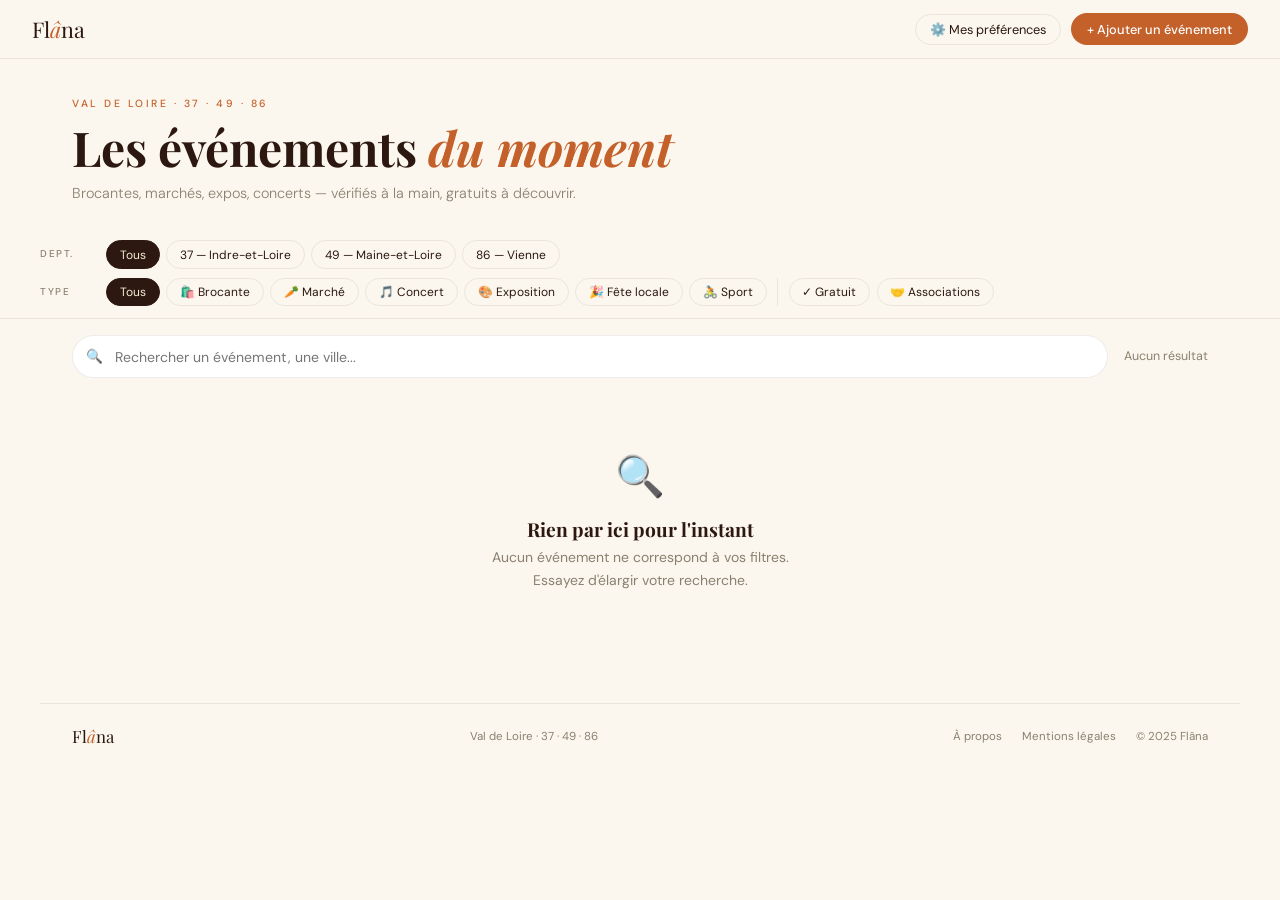
<file: evenements.html>
<!DOCTYPE html>
<html lang="fr">
<head>
<meta charset="UTF-8">
<meta name="viewport" content="width=device-width, initial-scale=1.0">
<title>Flâna — Événements Val de Loire</title>
<meta name="description" content="Tous les événements locaux du Val de Loire — brocantes, marchés, concerts dans les départements 37, 49 et 86.">
<link rel="icon" type="image/svg+xml" href="favicon.svg">
<link rel="canonical" href="https://www.flana.fr/evenements.html">
<link href="https://fonts.googleapis.com/css2?family=Playfair+Display:ital,wght@0,700;1,400&family=DM+Sans:wght@300;400;500&display=swap" rel="stylesheet">
<link rel="stylesheet" href="css/flana.css">
<style>
.page-header {
  padding: 6rem 2rem 1.5rem;
  max-width: 1200px;
  margin: 0 auto;
}
.page-header h1 { font-size: clamp(2rem,4vw,3rem); margin-bottom: 0.5rem; }

/* FILTRES */
.filtres-bar {
  position: sticky; top: 57px; z-index: 100;
  background: rgba(251,247,238,0.96);
  backdrop-filter: blur(12px);
  border-bottom: 1px solid var(--border);
  padding: 0.75rem 2rem;
}
.filtres-inner { max-width: 1200px; margin: 0 auto; display: flex; flex-direction: column; gap: 0.6rem; }
.filtres-row { display: flex; gap: 0.4rem; flex-wrap: wrap; align-items: center; }
.filtres-label { font-size: 0.62rem; letter-spacing: 1.5px; text-transform: uppercase; color: var(--gris); font-weight: 500; min-width: 60px; }
.filtre-btn {
  padding: 0.32rem 0.8rem; border-radius: var(--radius-pill);
  border: 1.5px solid var(--border); font-size: 0.75rem;
  cursor: pointer; background: transparent; color: var(--terre);
  font-family: 'DM Sans', sans-serif; transition: all .15s;
}
.filtre-btn:hover { border-color: var(--tuile); color: var(--tuile); }
.filtre-btn.active { background: var(--terre); color: var(--sable); border-color: var(--terre); }
.filtre-sep { width: 1px; background: var(--border); margin: 0 0.25rem; align-self: stretch; }

/* SEARCH + COUNT */
.search-bar {
  max-width: 1200px; margin: 0 auto;
  padding: 1rem 2rem 0;
  display: flex; gap: 1rem; align-items: center;
}
.search-bar .search-wrap { flex: 1; }
.results-count { font-size: 0.78rem; color: var(--gris); white-space: nowrap; }

/* GRILLE */
.events-wrap { max-width: 1200px; margin: 0 auto; padding: 1.25rem 2rem 4rem; }

@media(max-width: 768px) {
  .page-header { padding: 5rem 1rem 1rem; }
  .filtres-bar { padding: 0.6rem 1rem; top: 53px; }
  .filtres-label { display: none; }
  .search-bar { padding: 0.75rem 1rem 0; flex-direction: column; align-items: stretch; }
  .events-wrap { padding: 1rem 1rem 3rem; }
}
</style>
</head>
<body>

<nav>
  <a href="index.html" class="nav-logo">Fl<em>â</em>na</a>
  <div class="nav-actions">
    <button class="btn-prefs" id="open-prefs">⚙️ Mes préférences</button>
    <a href="organise.html" class="btn-nav">+ Ajouter un événement</a>
  </div>
</nav>

<div class="page-header">
  <p class="section-tag">Val de Loire · 37 · 49 · 86</p>
  <h1>Les événements <em>du moment</em></h1>
  <p style="font-size:0.9rem;color:var(--gris);font-weight:300;">Brocantes, marchés, expos, concerts — vérifiés à la main, gratuits à découvrir.</p>
</div>

<!-- FILTRES -->
<div class="filtres-bar">
  <div class="filtres-inner">
    <div class="filtres-row">
      <span class="filtres-label">Dept.</span>
      <button class="filtre-btn active" data-filter="dept" data-value="">Tous</button>
      <button class="filtre-btn" data-filter="dept" data-value="37">37 — Indre-et-Loire</button>
      <button class="filtre-btn" data-filter="dept" data-value="49">49 — Maine-et-Loire</button>
      <button class="filtre-btn" data-filter="dept" data-value="86">86 — Vienne</button>
    </div>
    <div class="filtres-row">
      <span class="filtres-label">Type</span>
      <button class="filtre-btn active" data-filter="type" data-value="">Tous</button>
      <button class="filtre-btn" data-filter="type" data-value="brocante">🛍️ Brocante</button>
      <button class="filtre-btn" data-filter="type" data-value="marche">🥕 Marché</button>
      <button class="filtre-btn" data-filter="type" data-value="concert">🎵 Concert</button>
      <button class="filtre-btn" data-filter="type" data-value="exposition">🎨 Exposition</button>
      <button class="filtre-btn" data-filter="type" data-value="fete-locale">🎉 Fête locale</button>
      <button class="filtre-btn" data-filter="type" data-value="sport">🚴 Sport</button>
      <div class="filtre-sep"></div>
      <button class="filtre-btn" data-filter="free" data-value="true">✓ Gratuit</button>
      <button class="filtre-btn" data-filter="asso" data-value="true">🤝 Associations</button>
    </div>
  </div>
</div>

<!-- SEARCH -->
<div class="search-bar">
  <div class="search-wrap">
    <span class="search-icon">🔍</span>
    <input class="search-input" type="text" id="search" placeholder="Rechercher un événement, une ville...">
  </div>
  <div class="results-count" id="count"></div>
</div>

<!-- GRILLE -->
<div class="events-wrap">
  <div class="grid-3" id="grid"></div>
</div>

<footer>
  <a href="index.html" class="footer-logo">Fl<em>â</em>na</a>
  <div>Val de Loire · 37 · 49 · 86</div>
  <div class="footer-links">
    <a href="a-propos.html">À propos</a>
    <a href="mentions-legales.html">Mentions légales</a>
    <span>© 2025 Flâna</span>
  </div>
</footer>

<script src="js/flana.js"></script>
<script src="js/preferences.js"></script>
<script>
const filters = { dept: '', type: '', free: false, asso: false, search: '' };

// Lire les params URL
const params = new URLSearchParams(window.location.search);
if (params.get('dept')) filters.dept = params.get('dept');
if (params.get('type')) filters.type = params.get('type');
if (params.get('asso')) filters.asso = true;

let allEvents = [];

function render() {
  const prefs = FLANA.getPrefs();
  let liste = FLANA.filterEvents(allEvents, {
    dept: filters.dept,
    type: filters.type,
    isFree: filters.free || undefined,
    isAssociation: filters.asso || undefined,
    search: filters.search,
  });

  // Trier par préférences puis date
  liste = FLANA.sortByPrefs(liste, prefs);

  const grid = document.getElementById('grid');
  const count = document.getElementById('count');

  count.textContent = liste.length === 0 ? 'Aucun résultat' : `${liste.length} événement${liste.length > 1 ? 's' : ''}`;

  grid.innerHTML = liste.length
    ? liste.map(e => FLANA.renderCard(e)).join('')
    : FLANA.renderEmpty('Aucun événement ne correspond à vos filtres.<br>Essayez d\'élargir votre recherche.');
}

// Filtres boutons
document.querySelectorAll('.filtre-btn').forEach(btn => {
  btn.addEventListener('click', () => {
    const filterType = btn.dataset.filter;
    const value = btn.dataset.value;

    if (filterType === 'free') {
      btn.classList.toggle('active');
      filters.free = btn.classList.contains('active');
    } else if (filterType === 'asso') {
      btn.classList.toggle('active');
      filters.asso = btn.classList.contains('active');
    } else {
      document.querySelectorAll(`[data-filter="${filterType}"]`).forEach(b => b.classList.remove('active'));
      btn.classList.add('active');
      filters[filterType] = value;
    }
    render();
  });
});

// Activer les filtres URL
if (filters.dept) {
  const btn = document.querySelector(`[data-filter="dept"][data-value="${filters.dept}"]`);
  if (btn) { document.querySelectorAll('[data-filter="dept"]').forEach(b => b.classList.remove('active')); btn.classList.add('active'); }
}
if (filters.type) {
  const btn = document.querySelector(`[data-filter="type"][data-value="${filters.type}"]`);
  if (btn) { document.querySelectorAll('[data-filter="type"]').forEach(b => b.classList.remove('active')); btn.classList.add('active'); }
}
if (filters.asso) {
  const btn = document.querySelector('[data-filter="asso"]');
  if (btn) btn.classList.add('active');
}

// Recherche
document.getElementById('search').addEventListener('input', e => {
  filters.search = e.target.value;
  render();
});

// Charger et afficher
(async () => {
  allEvents = await FLANA.loadEvents();
  const cities = FLANA.getCities(allEvents);
  const types = FLANA.getTypes(allEvents);
  PrefsModal.init(cities, types);
  window.refreshFeed = render;
  render();
})();
</script>
</body>
</html>
</file>
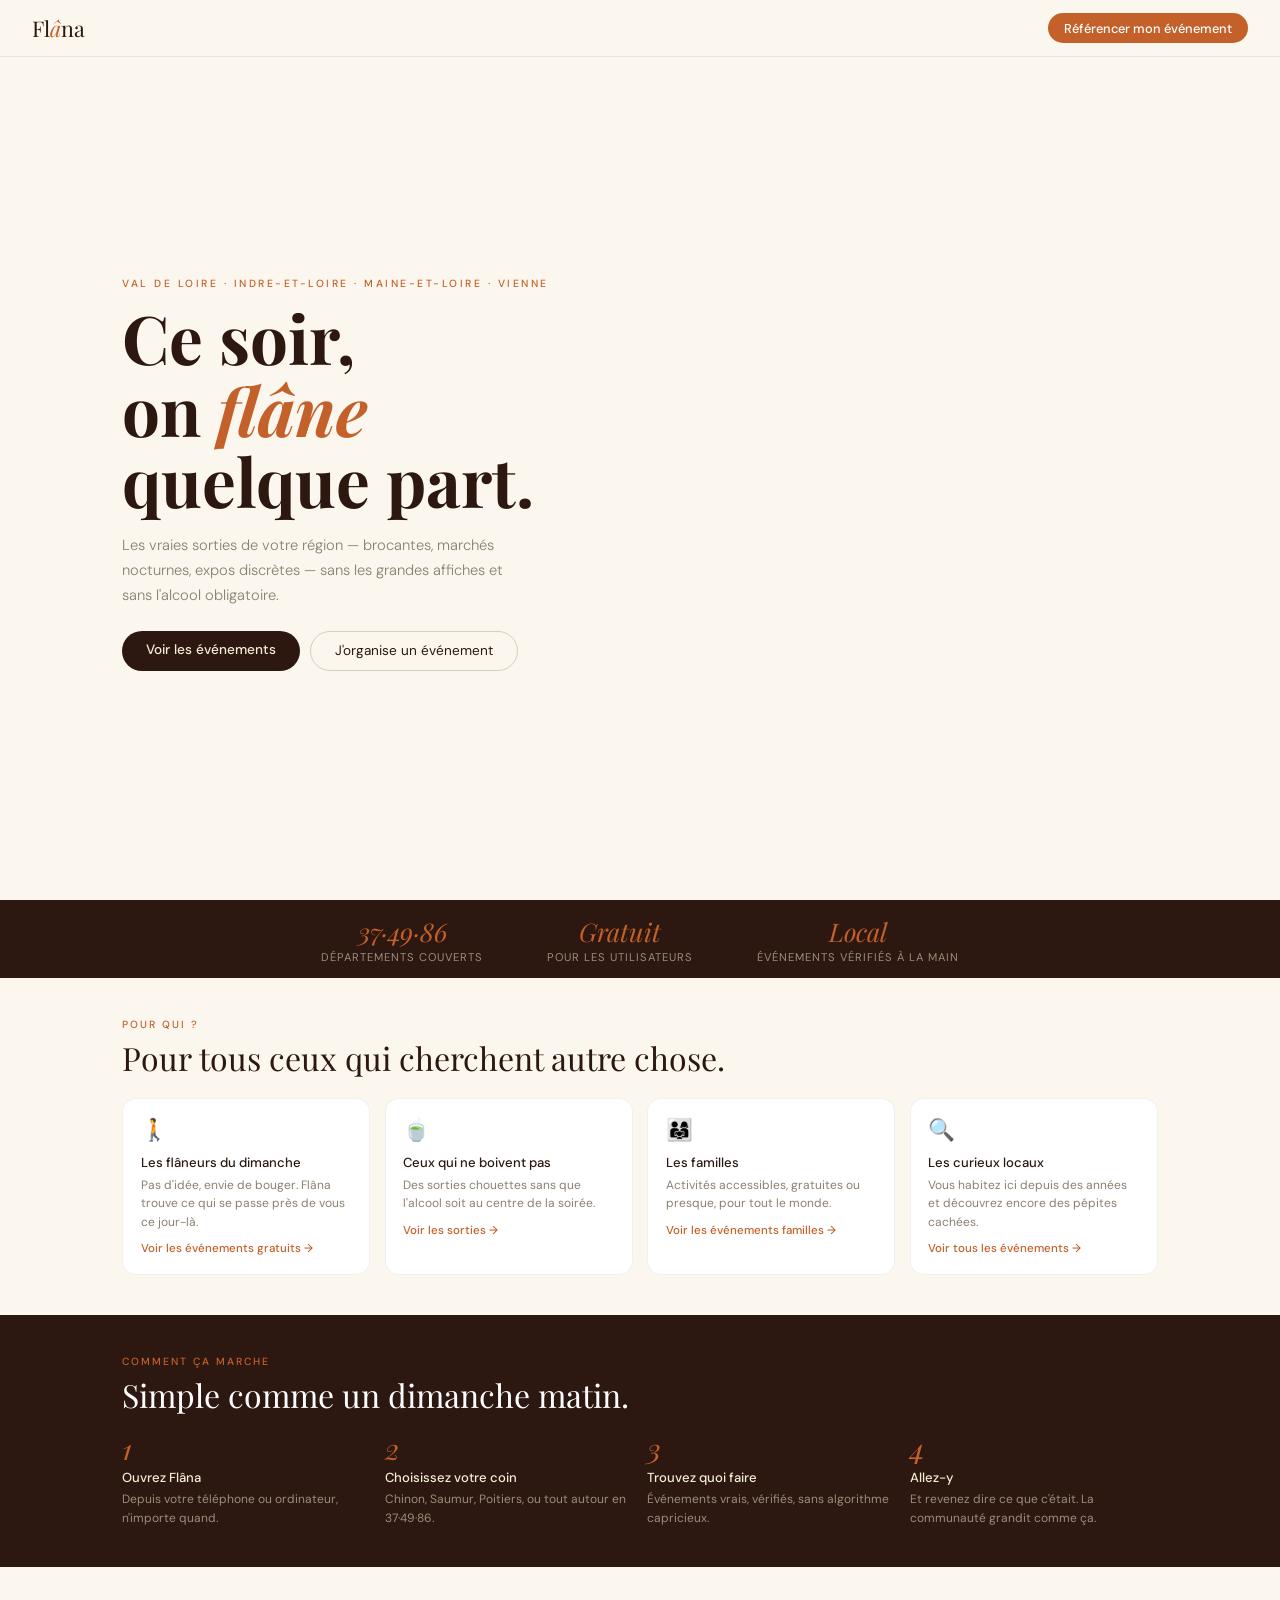
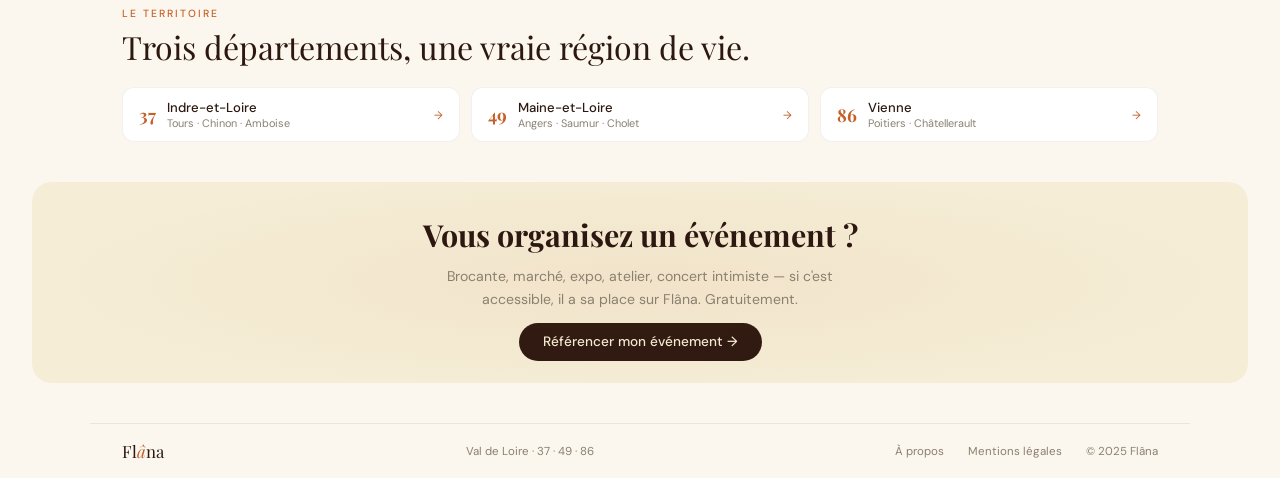
<file: flana.html>
<!DOCTYPE html>
<html lang="fr">
<head>
<meta charset="UTF-8">
<meta name="viewport" content="width=device-width, initial-scale=1.0">
<title>Flâna — Sorties & événements Val de Loire</title>
<link rel="icon" type="image/svg+xml" href="favicon.svg">
<link href="https://fonts.googleapis.com/css2?family=Playfair+Display:ital,wght@0,700;1,400&family=DM+Sans:ital,wght@0,300;0,400;0,500;1,300&display=swap" rel="stylesheet">
<style>
*, *::before, *::after { margin:0; padding:0; box-sizing:border-box; }
:root {
  --terre:  #2C1810;
  --sable:  #F5EDD6;
  --tuile:  #C4602A;
  --mousse: #4A6741;
  --gris:   #8A8070;
  --creme:  #FBF7EE;
}

html { scroll-behavior:smooth; }
body {
  background:var(--creme);
  color:var(--terre);
  font-family:'DM Sans', sans-serif;
  overflow-x:hidden;
}

/* ── NAV ── */
nav {
  position:fixed; top:0; left:0; right:0; z-index:100;
  display:flex; justify-content:space-between; align-items:center;
  padding:0.8rem 2rem;
  background:rgba(251,247,238,0.96);
  backdrop-filter:blur(10px);
  border-bottom:1px solid rgba(44,24,16,0.07);
}
.logo { font-family:'Playfair Display',serif; font-size:1.35rem; color:var(--terre); }
.logo em { color:var(--tuile); font-style:italic; }
.btn-nav {
  background:var(--tuile); color:#fff;
  padding:0.42rem 1rem; border-radius:99px;
  font-size:0.8rem; font-weight:500; text-decoration:none;
  transition:background .2s;
}
.btn-nav:hover { background:var(--terre); }

/* ── HERO ── */
.hero {
  display:grid;
  grid-template-columns:1.1fr 0.9fr;
  gap:2rem;
  align-items:center;
  min-height:100vh;
  padding:5rem 2rem 2rem;
  max-width:1100px;
  margin:0 auto;
}
.hero-tag {
  font-size:0.65rem; letter-spacing:2.5px; text-transform:uppercase;
  color:var(--tuile); font-weight:500; margin-bottom:0.7rem;
  opacity:0; animation:up .5s ease .1s both;
}
.hero h1 {
  font-family:'Playfair Display',serif;
  font-size:clamp(2.4rem,5.5vw,4.2rem);
  line-height:1.07; margin-bottom:1rem;
  opacity:0; animation:up .6s ease .2s both;
}
.hero h1 em { color:var(--tuile); font-style:italic; }
.hero-sub {
  font-size:0.92rem; color:var(--gris); line-height:1.7;
  max-width:40ch; margin-bottom:1.4rem; font-weight:300;
  opacity:0; animation:up .6s ease .35s both;
}
.hero-btns {
  display:flex; gap:.65rem; flex-wrap:wrap;
  opacity:0; animation:up .6s ease .45s both;
}
.btn-p {
  background:var(--terre); color:var(--sable);
  padding:.65rem 1.5rem; border-radius:99px;
  font-size:.85rem; font-weight:500; text-decoration:none;
  transition:background .2s, transform .15s;
}
.btn-p:hover { background:var(--tuile); transform:translateY(-2px); }
.btn-o {
  border:1.5px solid rgba(44,24,16,.18); color:var(--terre);
  padding:.65rem 1.5rem; border-radius:99px;
  font-size:.85rem; text-decoration:none;
  transition:border-color .2s, color .2s;
}
.btn-o:hover { border-color:var(--tuile); color:var(--tuile); }

/* cards flottantes */
.hero-right {
  display:flex; flex-direction:column; gap:.65rem;
  opacity:0; animation:fadeIn .8s ease .55s both;
}
.ecard {
  background:#fff; border-radius:14px;
  padding:.85rem 1rem;
  border:1px solid rgba(44,24,16,.06);
  box-shadow:0 2px 14px rgba(44,24,16,.06);
  transition:transform .2s;
}
.ecard:nth-child(even) { margin-left:1.2rem; }
.ecard:hover { transform:translateY(-3px); }
.ecat {
  font-size:.62rem; letter-spacing:1px; text-transform:uppercase;
  color:var(--gris); display:flex; align-items:center; gap:5px;
  margin-bottom:.3rem;
}
.dot { width:6px; height:6px; border-radius:50%; flex-shrink:0; }
.etitle { font-family:'Playfair Display',serif; font-size:.85rem; margin-bottom:.2rem; }
.emeta { font-size:.68rem; color:var(--gris); }

/* ── STRIP STATS ── */
.strip {
  background:var(--terre); color:var(--sable);
  padding:.9rem 2rem;
  display:flex; justify-content:center; gap:4rem; flex-wrap:wrap;
}
.stat { text-align:center; }
.stat-n { font-family:'Playfair Display',serif; font-size:1.6rem; color:var(--tuile); font-style:italic; }
.stat-l { font-size:.7rem; letter-spacing:1px; text-transform:uppercase; color:rgba(245,237,214,.55); margin-top:.1rem; }

/* ── SECTIONS ── */
.wrap { max-width:1100px; margin:0 auto; padding:2.5rem 2rem; }
.slabel {
  font-size:.65rem; letter-spacing:2px; text-transform:uppercase;
  color:var(--tuile); font-weight:500; margin-bottom:.5rem;
}
.stitle {
  font-family:'Playfair Display',serif;
  font-size:clamp(1.4rem,2.8vw,2rem);
  line-height:1.2; margin-bottom:1.25rem;
}

/* grille 4 col */
.g4 { display:grid; grid-template-columns:repeat(4,1fr); gap:.9rem; }
.pcard {
  background:#fff; border-radius:14px;
  padding:1.1rem; border:1px solid rgba(44,24,16,.06);
  transition:transform .2s, box-shadow .2s;
}
.pcard:hover { transform:translateY(-3px); box-shadow:0 6px 20px rgba(44,24,16,.09); }
.picon { font-size:1.35rem; margin-bottom:.6rem; }
.pcard h3 { font-size:.82rem; font-weight:500; margin-bottom:.3rem; }
.pcard p { font-size:.75rem; color:var(--gris); line-height:1.55; }

/* steps */
.steps { display:grid; grid-template-columns:repeat(4,1fr); gap:.9rem; margin-top:1.25rem; }
.step-n { font-family:'Playfair Display',serif; font-size:1.8rem; font-style:italic; color:var(--tuile); line-height:1; margin-bottom:.4rem; }
.step h3 { font-size:.82rem; font-weight:500; margin-bottom:.25rem; }
.step p { font-size:.75rem; color:rgba(245,237,214,.55); line-height:1.55; }

/* dark band */
.dark { background:var(--terre); color:var(--sable); }
.dark .stitle { color:#fff; }

/* deps */
.deps { display:flex; gap:.7rem; flex-wrap:wrap; margin-top:1rem; }
.dep {
  background:#fff; border-radius:12px;
  padding:.7rem 1rem; border:1px solid rgba(44,24,16,.06);
  display:flex; align-items:center; gap:.7rem; flex:1; min-width:170px;
}
.dep-n { font-family:'Playfair Display',serif; font-size:1.1rem; color:var(--tuile); font-weight:700; }
.dep h4 { font-size:.82rem; font-weight:500; }
.dep p { font-size:.68rem; color:var(--gris); }

/* CTA orga */
.cta-box {
  background:var(--sable); border-radius:20px;
  padding:2rem; text-align:center;
  margin:0 2rem 2.5rem;
  position:relative; overflow:hidden;
}
.cta-box::before {
  content:'';
  position:absolute; inset:0;
  background:radial-gradient(ellipse 70% 80% at 50% 50%, rgba(196,96,42,.07) 0%, transparent 70%);
}
.cta-box h2 {
  font-family:'Playfair Display',serif;
  font-size:clamp(1.3rem,2.5vw,1.9rem);
  margin-bottom:.6rem; position:relative;
}
.cta-box p {
  font-size:.88rem; color:var(--gris); max-width:42ch;
  margin:0 auto 1.2rem; line-height:1.65; position:relative;
}

/* footer */
footer {
  border-top:1px solid rgba(44,24,16,.08);
  padding:1rem 2rem;
  display:flex; justify-content:space-between; align-items:center;
  font-size:.72rem; color:var(--gris);
  max-width:1100px; margin:0 auto;
}
footer .logo { font-size:1.05rem; }

/* animations */
@keyframes up {
  from { opacity:0; transform:translateY(14px); }
  to   { opacity:1; transform:translateY(0); }
}
@keyframes fadeIn {
  from { opacity:0; }
  to   { opacity:1; }
}

/* responsive */
@media(max-width:768px) {
  .hero { grid-template-columns:1fr; min-height:auto; padding-top:5rem; }
  .hero-right { display:none; }
  .g4, .steps { grid-template-columns:repeat(2,1fr); }
  .strip { gap:2rem; }
  .cta-box { margin:0 1rem 2rem; }
}
</style>
  <link rel="canonical" href="https://www.flana.fr/index.html">
</head>
<body>

<!-- NAV -->
<nav>
  <div class="logo">Fl<em>â</em>na</div>
  <a href="organise.html" class="btn-nav">Référencer mon événement</a>
</nav>

<!-- HERO -->
<section class="hero">
  <div>
    <p class="hero-tag">Val de Loire · Indre-et-Loire · Maine-et-Loire · Vienne</p>
    <h1>Ce soir,<br>on <em>flâne</em><br>quelque part.</h1>
    <p class="hero-sub">Les vraies sorties de votre région — brocantes, marchés nocturnes, expos discrètes — sans les grandes affiches et sans l'alcool obligatoire.</p>
    <div class="hero-btns">
      <a href="evenements.html" class="btn-p">Voir les événements</a>
      <a href="organise.html" class="btn-o">J'organise un événement</a>
    </div>
  </div>
  <div class="hero-right">
    <div id="hero-cards"></div>
  </div>
</section>

<!-- STRIP STATS -->
<div class="strip">
  <div class="stat"><div class="stat-n">37·49·86</div><div class="stat-l">Départements couverts</div></div>
  <div class="stat"><div class="stat-n">Gratuit</div><div class="stat-l">Pour les utilisateurs</div></div>
  <div class="stat"><div class="stat-n">Local</div><div class="stat-l">Événements vérifiés à la main</div></div>
</div>

<!-- POUR QUI -->
<div class="wrap" id="evenements">
  <p class="slabel">Pour qui ?</p>
  <div class="stitle">Pour tous ceux qui cherchent autre chose.</div>
  <div class="g4">
    <a href="evenements.html?filtre=Gratuit" class="pcard" style="text-decoration:none;color:inherit;">
      <div class="picon">🚶</div>
      <h3>Les flâneurs du dimanche</h3>
      <p>Pas d'idée, envie de bouger. Flâna trouve ce qui se passe près de vous ce jour-là.</p>
      <div style="font-size:0.72rem;color:var(--tuile);margin-top:0.6rem;font-weight:500;">Voir les événements gratuits →</div>
    </a>
    <a href="evenements.html?filtre=Gratuit" class="pcard" style="text-decoration:none;color:inherit;">
      <div class="picon">🍵</div>
      <h3>Ceux qui ne boivent pas</h3>
      <p>Des sorties chouettes sans que l'alcool soit au centre de la soirée.</p>
      <div style="font-size:0.72rem;color:var(--tuile);margin-top:0.6rem;font-weight:500;">Voir les sorties →</div>
    </a>
    <a href="evenements.html?filtre=tout_public" class="pcard" style="text-decoration:none;color:inherit;">
      <div class="picon">👨‍👩‍👧</div>
      <h3>Les familles</h3>
      <p>Activités accessibles, gratuites ou presque, pour tout le monde.</p>
      <div style="font-size:0.72rem;color:var(--tuile);margin-top:0.6rem;font-weight:500;">Voir les événements familles →</div>
    </a>
    <a href="evenements.html" class="pcard" style="text-decoration:none;color:inherit;">
      <div class="picon">🔍</div>
      <h3>Les curieux locaux</h3>
      <p>Vous habitez ici depuis des années et découvrez encore des pépites cachées.</p>
      <div style="font-size:0.72rem;color:var(--tuile);margin-top:0.6rem;font-weight:500;">Voir tous les événements →</div>
    </a>
  </div>
</div>

<!-- COMMENT ÇA MARCHE -->
<div class="dark">
  <div class="wrap">
    <p class="slabel">Comment ça marche</p>
    <div class="stitle">Simple comme un dimanche matin.</div>
    <div class="steps">
      <div class="step">
        <div class="step-n">1</div>
        <h3>Ouvrez Flâna</h3>
        <p>Depuis votre téléphone ou ordinateur, n'importe quand.</p>
      </div>
      <div class="step">
        <div class="step-n">2</div>
        <h3>Choisissez votre coin</h3>
        <p>Chinon, Saumur, Poitiers, ou tout autour en 37·49·86.</p>
      </div>
      <div class="step">
        <div class="step-n">3</div>
        <h3>Trouvez quoi faire</h3>
        <p>Événements vrais, vérifiés, sans algorithme capricieux.</p>
      </div>
      <div class="step">
        <div class="step-n">4</div>
        <h3>Allez-y</h3>
        <p>Et revenez dire ce que c'était. La communauté grandit comme ça.</p>
      </div>
    </div>
  </div>
</div>

<!-- TERRITOIRE -->
<div class="wrap">
  <p class="slabel">Le territoire</p>
  <div class="stitle">Trois départements, une vraie région de vie.</div>
  <div class="deps">
    <a href="evenements.html?filtre=37" class="dep" style="text-decoration:none;color:inherit;">
      <div class="dep-n">37</div>
      <div><h4>Indre-et-Loire</h4><p>Tours · Chinon · Amboise</p></div>
      <div style="margin-left:auto;font-size:0.7rem;color:var(--tuile);">→</div>
    </a>
    <a href="evenements.html?filtre=49" class="dep" style="text-decoration:none;color:inherit;">
      <div class="dep-n">49</div>
      <div><h4>Maine-et-Loire</h4><p>Angers · Saumur · Cholet</p></div>
      <div style="margin-left:auto;font-size:0.7rem;color:var(--tuile);">→</div>
    </a>
    <a href="evenements.html?filtre=86" class="dep" style="text-decoration:none;color:inherit;">
      <div class="dep-n">86</div>
      <div><h4>Vienne</h4><p>Poitiers · Châtellerault</p></div>
      <div style="margin-left:auto;font-size:0.7rem;color:var(--tuile);">→</div>
    </a>
  </div>
</div>

<!-- CTA ORGANISATEUR -->
<div class="cta-box" id="orga">
  <h2>Vous organisez un événement ?</h2>
  <p>Brocante, marché, expo, atelier, concert intimiste — si c'est accessible, il a sa place sur Flâna. Gratuitement.</p>
  <a href="organise.html" class="btn-p">Référencer mon événement →</a>
</div>

<!-- FOOTER -->
<footer>
  <div class="logo">Fl<em>â</em>na</div>
  <div>Val de Loire · 37 · 49 · 86</div>
  <div style="display:flex;gap:1.5rem;align-items:center;">
    <a href="a-propos.html" style="color:var(--gris);text-decoration:none;font-size:0.72rem;transition:color .2s;" onmouseover="this.style.color='#C4602A'" onmouseout="this.style.color='#8A8070'">À propos</a>
    <a href="mentions-legales.html" style="color:var(--gris);text-decoration:none;font-size:0.72rem;transition:color .2s;" onmouseover="this.style.color='#C4602A'" onmouseout="this.style.color='#8A8070'">Mentions légales</a>
    <span>© 2025 Flâna</span>
  </div>
</footer>

<script>
const COULEURS = { 'Brocante':'#4A6741','Marché':'#C4602A','Exposition':'#8A8070','Concert':'#6B9BD2','Atelier':'#B5813A','Fête locale':'#C4602A','Sport':'#3A7B8C' };

const evenements = [
  { id:1, titre:"Foire de Tours 2026", type:"Fête locale", dept:"37", ville:"Tours", date:"2026-05-01", heure_debut:"10:00", tarif:"gratuit", prix:"" },
  { id:2, titre:"Fête foraine de Tours", type:"Fête locale", dept:"37", ville:"Tours", date:"2026-04-24", heure_debut:"14:00", tarif:"gratuit", prix:"Attractions payantes" },
  { id:3, titre:"Aucard de Tours", type:"Concert", dept:"37", ville:"Tours", date:"2026-06-09", heure_debut:"14:00", tarif:"payant", prix:"Voir billetterie" },
  { id:4, titre:"Nuit des Musées", type:"Exposition", dept:"37", ville:"Tours", date:"2026-05-17", heure_debut:"19:00", tarif:"gratuit", prix:"" },
  { id:5, titre:"Fête de la Musique — Tours", type:"Concert", dept:"37", ville:"Tours", date:"2026-06-21", heure_debut:"17:00", tarif:"gratuit", prix:"" },
  { id:6, titre:"Chinon en Jazz", type:"Concert", dept:"37", ville:"Chinon", date:"2026-06-05", heure_debut:"18:00", tarif:"gratuit", prix:"" },
  { id:7, titre:"Fête des Roses au Château du Rivau", type:"Fête locale", dept:"37", ville:"Lémeré", date:"2026-06-06", heure_debut:"10:00", tarif:"payant", prix:"Voir billetterie" },
  { id:8, titre:"Festival Avoine Zone Groove", type:"Concert", dept:"37", ville:"Avoine", date:"2026-07-03", heure_debut:"17:00", tarif:"payant", prix:"Voir billetterie" },
  { id:9, titre:"Journées du Patrimoine", type:"Exposition", dept:"37", ville:"Chinon", date:"2026-09-19", heure_debut:"10:00", tarif:"gratuit", prix:"" },
  { id:10, titre:"Festival d'Anjou 2026", type:"Concert", dept:"49", ville:"Angers", date:"2026-06-01", heure_debut:"20:00", tarif:"payant", prix:"Voir billetterie" },
  { id:11, titre:"Les Accroche-Cœurs", type:"Concert", dept:"49", ville:"Angers", date:"2026-09-11", heure_debut:"14:00", tarif:"gratuit", prix:"" },
  { id:12, titre:"Festival Boule de Gomme", type:"Fête locale", dept:"49", ville:"Angers", date:"2026-02-11", heure_debut:"10:00", tarif:"gratuit", prix:"" },
  { id:13, titre:"Anjou Vélo Vintage", type:"Sport", dept:"49", ville:"Saumur", date:"2026-06-27", heure_debut:"09:00", tarif:"payant", prix:"Voir inscription" },
  { id:14, titre:"Journée Rétrogaming", type:"Fête locale", dept:"49", ville:"Saumur", date:"2026-02-14", heure_debut:"10:00", tarif:"gratuit", prix:"" },
  { id:15, titre:"Escape Game à Fontevraud", type:"Exposition", dept:"49", ville:"Fontevraud", date:"2026-04-01", heure_debut:"10:00", tarif:"payant", prix:"~15€" },
  { id:16, titre:"Foire de Poitiers 2026", type:"Fête locale", dept:"86", ville:"Poitiers", date:"2026-05-14", heure_debut:"10:00", tarif:"gratuit", prix:"" },
  { id:17, titre:"Fête foraine de Poitiers", type:"Fête locale", dept:"86", ville:"Poitiers", date:"2026-05-14", heure_debut:"14:00", tarif:"gratuit", prix:"Attractions payantes" },
  { id:18, titre:"Les Expressifs — Arts de rue", type:"Concert", dept:"86", ville:"Poitiers", date:"2026-10-01", heure_debut:"14:00", tarif:"gratuit", prix:"" },
  { id:19, titre:"Grande Brocante de l'Ascension", type:"Brocante", dept:"86", ville:"Poitiers", date:"2026-05-15", heure_debut:"08:00", tarif:"gratuit", prix:"" },
  { id:20, titre:"Fête de la Musique — Poitiers", type:"Concert", dept:"86", ville:"Poitiers", date:"2026-06-21", heure_debut:"17:00", tarif:"gratuit", prix:"" },
  { id:21, titre:"Spectacle Élodie Poux", type:"Concert", dept:"37", ville:"Tours", date:"2026-02-27", heure_debut:"20:00", tarif:"payant", prix:"À partir de 35€" },
  { id:22, titre:"Concert Patrick Bruel", type:"Concert", dept:"37", ville:"Tours", date:"2026-11-08", heure_debut:"20:00", tarif:"payant", prix:"Voir billetterie" },
  { id:23, titre:"Printemps des Écuyers", type:"Sport", dept:"49", ville:"Saumur", date:"2026-04-15", heure_debut:"10:00", tarif:"payant", prix:"Voir billetterie" },
  { id:24, titre:"Concert Julien Clerc", type:"Concert", dept:"49", ville:"Angers", date:"2026-04-25", heure_debut:"20:00", tarif:"payant", prix:"Voir billetterie" },
];

function estAVenir(dateStr) {
  const aujourd_hui = new Date();
  aujourd_hui.setHours(0, 0, 0, 0);
  return new Date(dateStr) >= aujourd_hui;
}

function formatDateCourte(dateStr) {
  const d = new Date(dateStr);
  return d.toLocaleDateString('fr-FR', { day:'numeric', month:'long' });
}

function tarifLabel(e) {
  if (e.tarif === 'gratuit') return 'Gratuit';
  return e.prix || 'Payant';
}

// Afficher 4 prochains événements dans les cartes hero
const prochains = evenements
  .filter(e => estAVenir(e.date))
  .sort((a, b) => new Date(a.date) - new Date(b.date))
  .slice(0, 4);

const container = document.getElementById('hero-cards');
if (container) {
  container.style.display = 'flex';
  container.style.flexDirection = 'column';
  container.style.gap = '0.65rem';
  container.style.width = '100%';
  container.innerHTML = prochains.map((e, i) => `
    <a class="ecard" href="evenement.html?id=${e.id}" style="text-decoration:none;color:inherit;${i % 2 === 1 ? 'margin-left:1.2rem;' : ''}">
      <div class="ecat">
        <span class="dot" style="background:${COULEURS[e.type] || '#8A8070'}"></span>
        ${e.type}
      </div>
      <div class="etitle">${e.titre}</div>
      <div class="emeta">${e.ville} · ${formatDateCourte(e.date)} · ${tarifLabel(e)}</div>
    </a>
  `).join('');
}
</script>
</body>
</html>
</file>
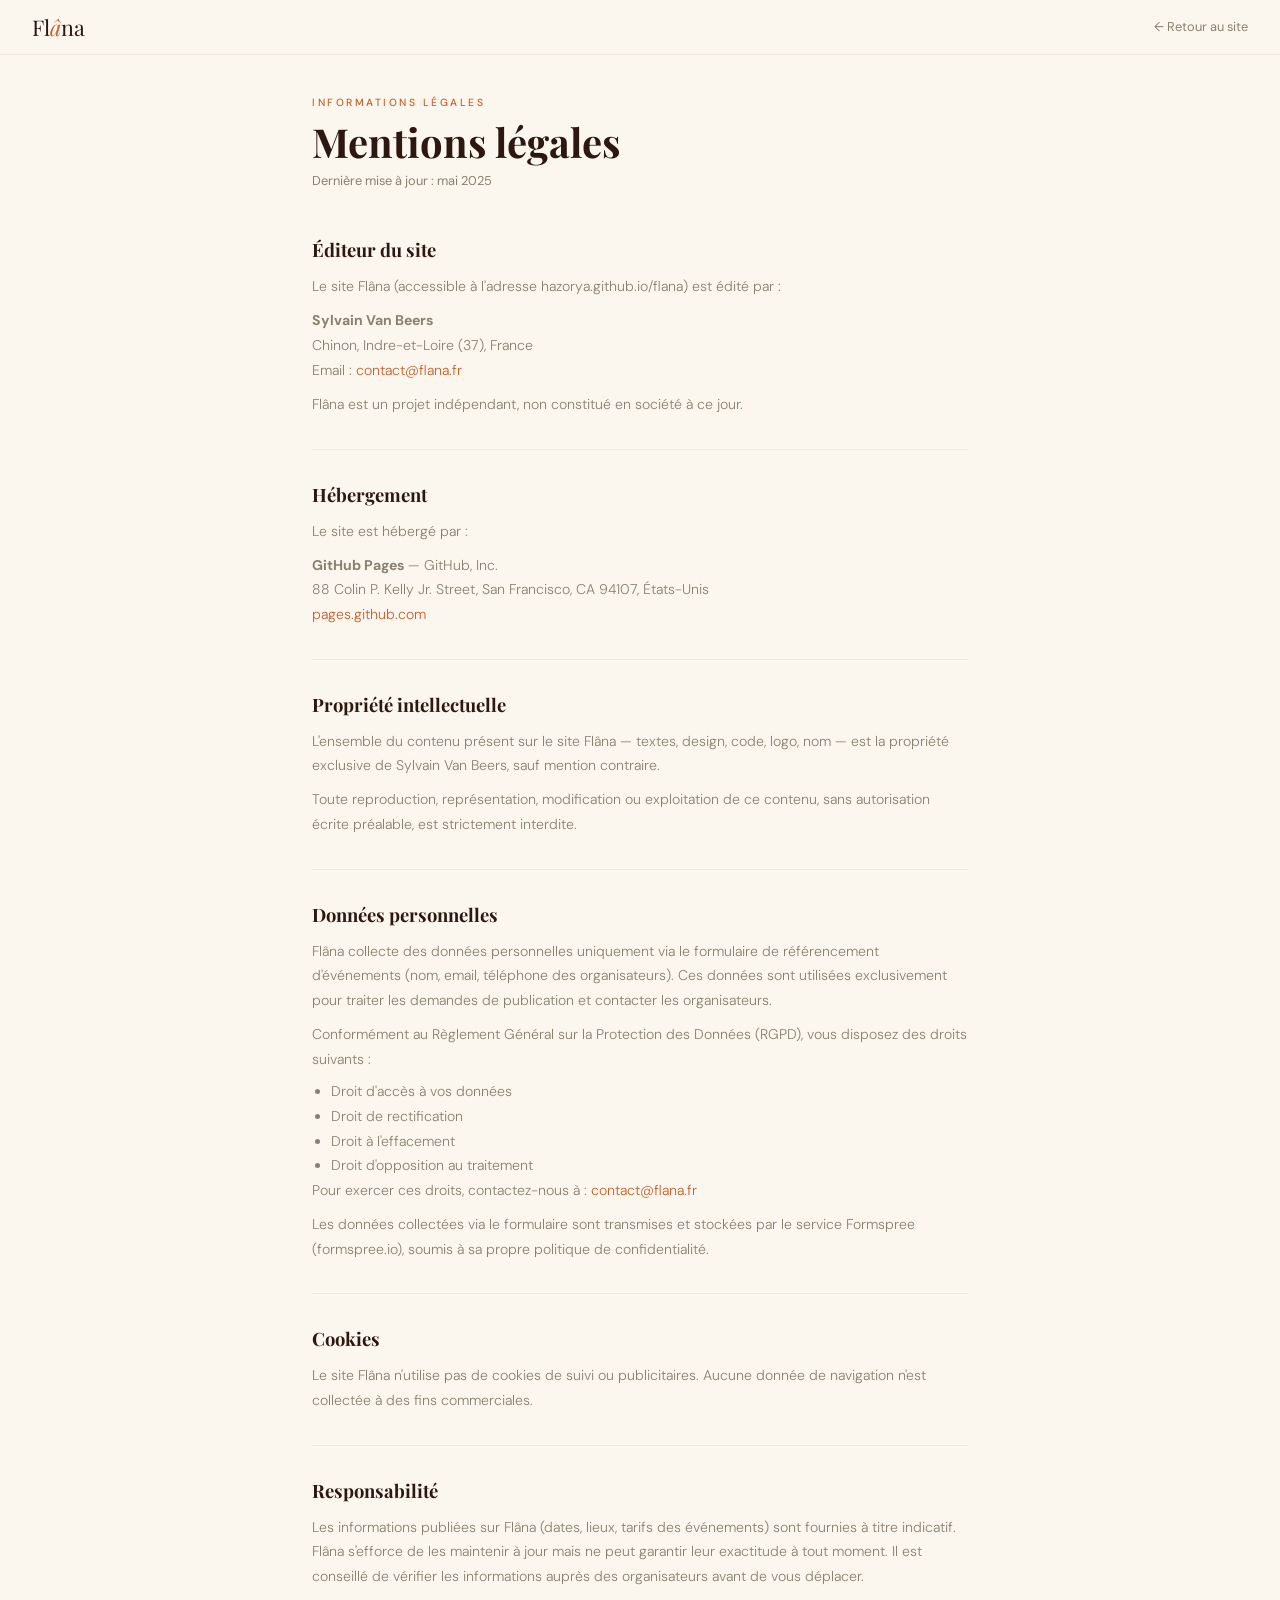
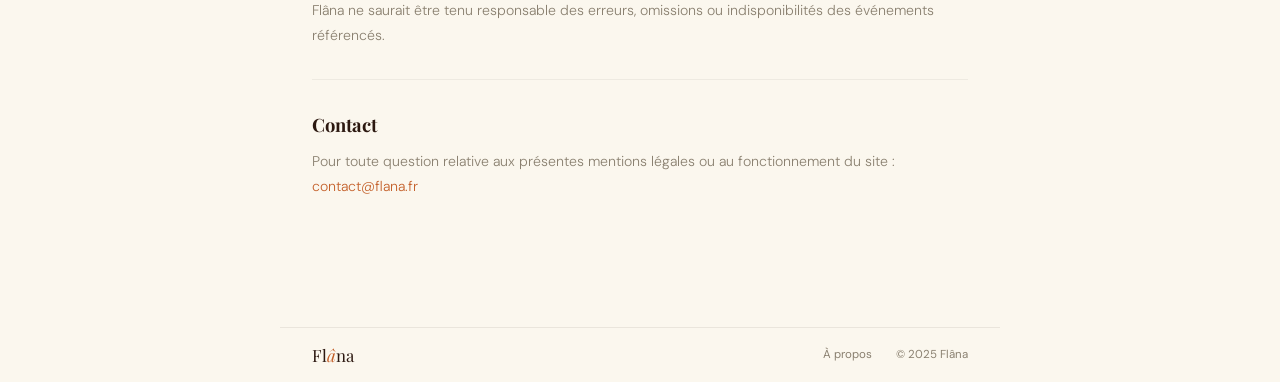
<file: mentions-legales.html>
<!DOCTYPE html>
<html lang="fr">
<head>
<meta charset="UTF-8">
<meta name="viewport" content="width=device-width, initial-scale=1.0">
<title>Flâna — Mentions légales</title>
<link rel="icon" type="image/svg+xml" href="favicon.svg">
<link href="https://fonts.googleapis.com/css2?family=Playfair+Display:ital,wght@0,700;1,400&family=DM+Sans:wght@300;400;500&display=swap" rel="stylesheet">
<style>
*, *::before, *::after { margin:0; padding:0; box-sizing:border-box; }
:root { --terre:#2C1810; --sable:#F5EDD6; --tuile:#C4602A; --gris:#8A8070; --creme:#FBF7EE; }
html { scroll-behavior:smooth; }
body { background:var(--creme); color:var(--terre); font-family:'DM Sans',sans-serif; overflow-x:hidden; }

nav { position:fixed; top:0; left:0; right:0; z-index:100; display:flex; justify-content:space-between; align-items:center; padding:0.8rem 2rem; background:rgba(251,247,238,0.96); backdrop-filter:blur(10px); border-bottom:1px solid rgba(44,24,16,0.07); }
.logo { font-family:'Playfair Display',serif; font-size:1.35rem; color:var(--terre); text-decoration:none; }
.logo em { color:var(--tuile); font-style:italic; }
.btn-back { font-size:0.8rem; color:var(--gris); text-decoration:none; transition:color .2s; }
.btn-back:hover { color:var(--tuile); }

.wrap { max-width:720px; margin:0 auto; padding:6rem 2rem 4rem; }

.tag { font-size:0.65rem; letter-spacing:2.5px; text-transform:uppercase; color:var(--tuile); font-weight:500; margin-bottom:0.7rem; }
h1 { font-family:'Playfair Display',serif; font-size:clamp(1.8rem,3.5vw,2.5rem); line-height:1.1; margin-bottom:0.5rem; }
.date-maj { font-size:0.8rem; color:var(--gris); margin-bottom:3rem; }

.ml-section { margin-bottom:2rem; padding-bottom:2rem; border-bottom:1px solid rgba(44,24,16,.06); }
.ml-section:last-of-type { border-bottom:none; }
.ml-section h2 { font-family:'Playfair Display',serif; font-size:1.15rem; margin-bottom:0.75rem; color:var(--terre); }
.ml-section p { font-size:0.88rem; line-height:1.75; color:var(--gris); font-weight:300; }
.ml-section p + p { margin-top:0.6rem; }
.ml-section a { color:var(--tuile); text-decoration:none; }
.ml-section a:hover { text-decoration:underline; }
.ml-section ul { margin:0.5rem 0 0 1.2rem; }
.ml-section ul li { font-size:0.88rem; line-height:1.75; color:var(--gris); font-weight:300; }

footer { border-top:1px solid rgba(44,24,16,.08); padding:1rem 2rem; display:flex; justify-content:space-between; align-items:center; font-size:0.72rem; color:var(--gris); max-width:720px; margin:0 auto; }
footer .logo { font-size:1.05rem; }
@media(max-width:768px) {
  nav { padding:0.7rem 1rem; }
  .btn-back { font-size:0.72rem; }
  .wrap { padding:5rem 1rem 3rem; }
}
</style>
</head>
<body>

<nav>
  <a href="index.html" class="logo">Fl<em>â</em>na</a>
  <a href="index.html" class="btn-back">← Retour au site</a>
</nav>

<div class="wrap">
  <p class="tag">Informations légales</p>
  <h1>Mentions légales</h1>
  <p class="date-maj">Dernière mise à jour : mai 2025</p>

  <div class="ml-section">
    <h2>Éditeur du site</h2>
    <p>Le site Flâna (accessible à l'adresse hazorya.github.io/flana) est édité par :</p>
    <p>
      <strong>Sylvain Van Beers</strong><br>
      Chinon, Indre-et-Loire (37), France<br>
      Email : <a href="mailto:contact@flana.fr">contact@flana.fr</a>
    </p>
    <p>Flâna est un projet indépendant, non constitué en société à ce jour.</p>
  </div>

  <div class="ml-section">
    <h2>Hébergement</h2>
    <p>Le site est hébergé par :</p>
    <p>
      <strong>GitHub Pages</strong> — GitHub, Inc.<br>
      88 Colin P. Kelly Jr. Street, San Francisco, CA 94107, États-Unis<br>
      <a href="https://pages.github.com" target="_blank">pages.github.com</a>
    </p>
  </div>

  <div class="ml-section">
    <h2>Propriété intellectuelle</h2>
    <p>L'ensemble du contenu présent sur le site Flâna — textes, design, code, logo, nom — est la propriété exclusive de Sylvain Van Beers, sauf mention contraire.</p>
    <p>Toute reproduction, représentation, modification ou exploitation de ce contenu, sans autorisation écrite préalable, est strictement interdite.</p>
  </div>

  <div class="ml-section">
    <h2>Données personnelles</h2>
    <p>Flâna collecte des données personnelles uniquement via le formulaire de référencement d'événements (nom, email, téléphone des organisateurs). Ces données sont utilisées exclusivement pour traiter les demandes de publication et contacter les organisateurs.</p>
    <p>Conformément au Règlement Général sur la Protection des Données (RGPD), vous disposez des droits suivants :</p>
    <ul>
      <li>Droit d'accès à vos données</li>
      <li>Droit de rectification</li>
      <li>Droit à l'effacement</li>
      <li>Droit d'opposition au traitement</li>
    </ul>
    <p>Pour exercer ces droits, contactez-nous à : <a href="mailto:contact@flana.fr">contact@flana.fr</a></p>
    <p>Les données collectées via le formulaire sont transmises et stockées par le service Formspree (formspree.io), soumis à sa propre politique de confidentialité.</p>
  </div>

  <div class="ml-section">
    <h2>Cookies</h2>
    <p>Le site Flâna n'utilise pas de cookies de suivi ou publicitaires. Aucune donnée de navigation n'est collectée à des fins commerciales.</p>
  </div>

  <div class="ml-section">
    <h2>Responsabilité</h2>
    <p>Les informations publiées sur Flâna (dates, lieux, tarifs des événements) sont fournies à titre indicatif. Flâna s'efforce de les maintenir à jour mais ne peut garantir leur exactitude à tout moment. Il est conseillé de vérifier les informations auprès des organisateurs avant de vous déplacer.</p>
    <p>Flâna ne saurait être tenu responsable des erreurs, omissions ou indisponibilités des événements référencés.</p>
  </div>

  <div class="ml-section">
    <h2>Contact</h2>
    <p>Pour toute question relative aux présentes mentions légales ou au fonctionnement du site :<br>
    <a href="mailto:contact@flana.fr">contact@flana.fr</a></p>
  </div>
</div>

<footer>
  <a href="index.html" class="logo">Fl<em>â</em>na</a>
  <div style="display:flex;gap:1.5rem;">
    <a href="a-propos.html" style="color:var(--gris);text-decoration:none;">À propos</a>
    <span>© 2025 Flâna</span>
  </div>
</footer>

</body>
</html>
</file>
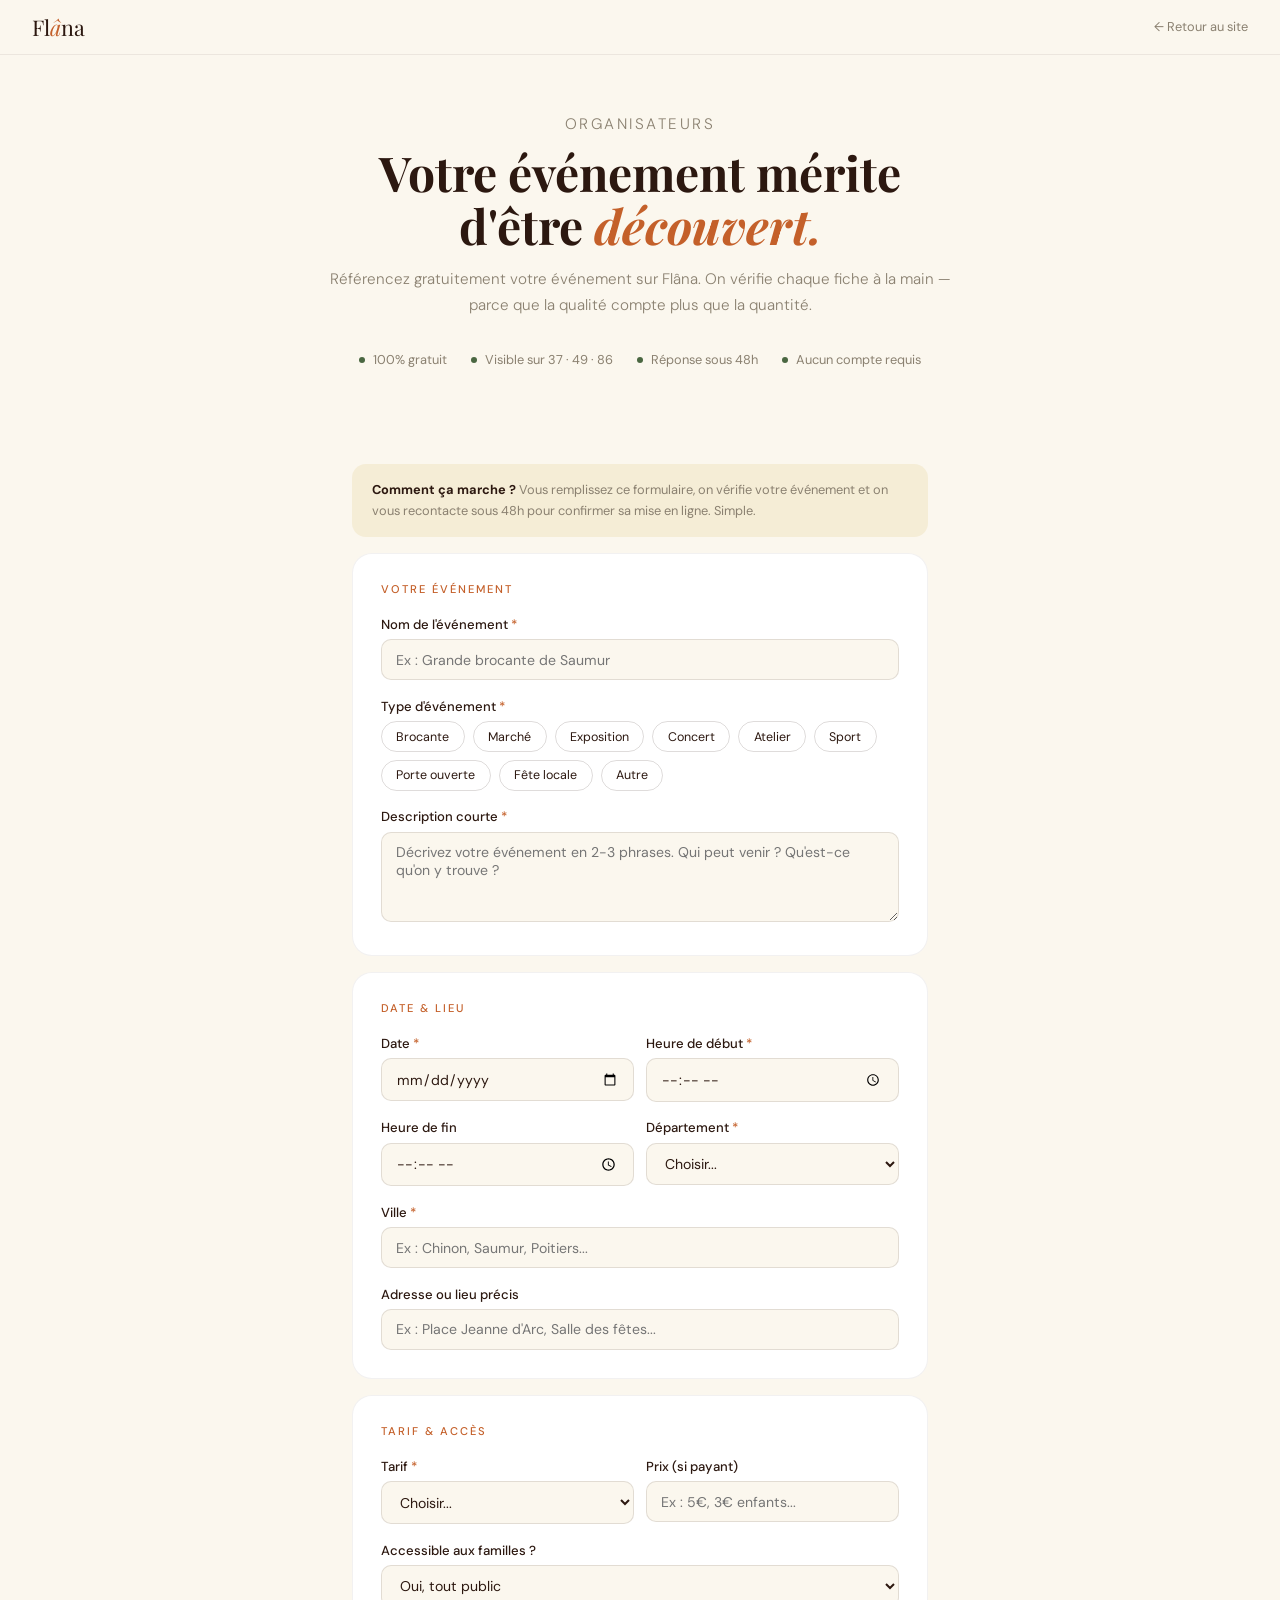
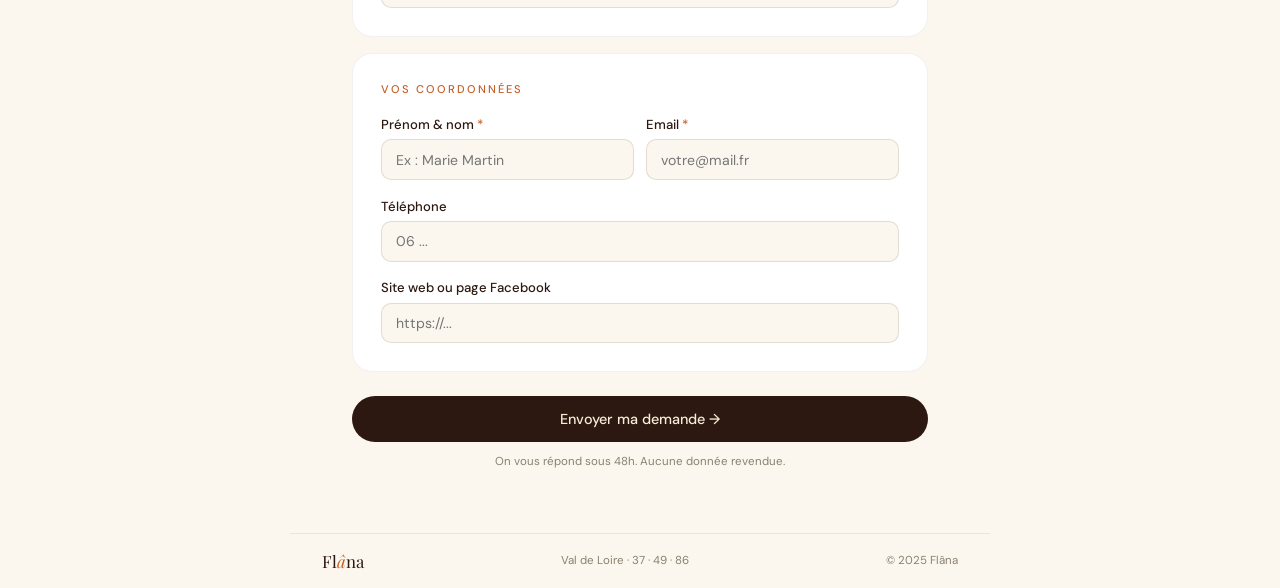
<file: organise.html>
<!DOCTYPE html>
<html lang="fr">
<head>
<meta charset="UTF-8">
<meta name="viewport" content="width=device-width, initial-scale=1.0">
<title>Flâna — Référencer mon événement</title>
<link rel="icon" type="image/svg+xml" href="favicon.svg">
<link href="https://fonts.googleapis.com/css2?family=Playfair+Display:ital,wght@0,700;1,400&family=DM+Sans:wght@300;400;500&display=swap" rel="stylesheet">
<style>
*, *::before, *::after { margin:0; padding:0; box-sizing:border-box; }
:root { --terre:#2C1810; --sable:#F5EDD6; --tuile:#C4602A; --mousse:#4A6741; --gris:#8A8070; --creme:#FBF7EE; }
html { scroll-behavior:smooth; }
body { background:var(--creme); color:var(--terre); font-family:'DM Sans', sans-serif; overflow-x:hidden; }
nav { position:fixed; top:0; left:0; right:0; z-index:100; display:flex; justify-content:space-between; align-items:center; padding:0.8rem 2rem; background:rgba(251,247,238,0.96); backdrop-filter:blur(10px); border-bottom:1px solid rgba(44,24,16,0.07); }
.logo { font-family:'Playfair Display',serif; font-size:1.35rem; color:var(--terre); text-decoration:none; }
.logo em { color:var(--tuile); font-style:italic; }
.btn-back { font-size:0.8rem; color:var(--gris); text-decoration:none; display:flex; align-items:center; gap:0.4rem; transition:color .2s; }
.btn-back:hover { color:var(--tuile); }
.hero { padding:7rem 2rem 3rem; max-width:700px; margin:0 auto; text-align:center; }
.hero-tag { font-size:0.65rem; letter-spacing:2.5px; text-transform:uppercase; color:var(--tuile); font-weight:500; margin-bottom:0.7rem; opacity:0; animation:up .5s ease .1s both; }
.hero h1 { font-family:'Playfair Display',serif; font-size:clamp(2rem,4vw,3rem); line-height:1.1; margin-bottom:1rem; opacity:0; animation:up .6s ease .2s both; }
.hero h1 em { color:var(--tuile); font-style:italic; }
.hero p { font-size:0.95rem; color:var(--gris); line-height:1.7; font-weight:300; margin-bottom:0.5rem; opacity:0; animation:up .6s ease .3s both; }
.avantages { display:flex; justify-content:center; gap:1.5rem; flex-wrap:wrap; margin:2rem 0 3rem; opacity:0; animation:up .6s ease .4s both; }
.av { display:flex; align-items:center; gap:0.5rem; font-size:0.8rem; color:var(--gris); }
.av-dot { width:6px; height:6px; border-radius:50%; background:var(--mousse); flex-shrink:0; }
.form-wrap { max-width:640px; margin:0 auto; padding:0 2rem 4rem; opacity:0; animation:up .6s ease .5s both; }
.form-section { background:#fff; border-radius:20px; padding:1.75rem; margin-bottom:1rem; border:1px solid rgba(44,24,16,.06); }
.form-section-title { font-size:0.7rem; letter-spacing:2px; text-transform:uppercase; color:var(--tuile); font-weight:500; margin-bottom:1.25rem; }
.field { margin-bottom:1.1rem; }
.field:last-child { margin-bottom:0; }
label { display:block; font-size:0.82rem; font-weight:500; margin-bottom:0.4rem; color:var(--terre); }
label span { color:var(--tuile); }
input, textarea, select { width:100%; padding:0.65rem 0.9rem; border:1.5px solid rgba(44,24,16,.12); border-radius:10px; font-size:0.88rem; font-family:'DM Sans', sans-serif; background:var(--creme); color:var(--terre); transition:border-color .2s, box-shadow .2s; outline:none; }
input:focus, textarea:focus, select:focus { border-color:var(--tuile); box-shadow:0 0 0 3px rgba(196,96,42,.08); }
textarea { resize:vertical; min-height:90px; }
select { cursor:pointer; }
.field-row { display:grid; grid-template-columns:1fr 1fr; gap:0.75rem; }
.types { display:flex; flex-wrap:wrap; gap:0.5rem; }
.type-btn { padding:0.4rem 0.9rem; border-radius:99px; border:1.5px solid rgba(44,24,16,.15); font-size:0.78rem; cursor:pointer; background:transparent; color:var(--terre); font-family:'DM Sans', sans-serif; transition:all .15s; }
.type-btn.active { background:var(--tuile); color:#fff; border-color:var(--tuile); }
.submit-wrap { text-align:center; margin-top:1.5rem; }
.btn-submit { background:var(--terre); color:var(--sable); padding:0.85rem 2.5rem; border-radius:99px; font-size:0.9rem; font-weight:500; border:none; cursor:pointer; font-family:'DM Sans', sans-serif; transition:background .2s, transform .15s; width:100%; }
.btn-submit:hover { background:var(--tuile); transform:translateY(-2px); }
.success { display:none; text-align:center; padding:3rem 2rem; max-width:500px; margin:0 auto; }
.success-icon { font-size:3rem; margin-bottom:1rem; }
.success h2 { font-family:'Playfair Display',serif; font-size:1.8rem; margin-bottom:0.75rem; }
.success p { font-size:0.9rem; color:var(--gris); line-height:1.7; }
.note { background:var(--sable); border-radius:14px; padding:1rem 1.25rem; margin-bottom:1rem; font-size:0.8rem; color:var(--gris); line-height:1.6; }
.note strong { color:var(--terre); }
footer { border-top:1px solid rgba(44,24,16,.08); padding:1rem 2rem; display:flex; justify-content:space-between; align-items:center; font-size:0.72rem; color:var(--gris); max-width:700px; margin:0 auto; }
footer .logo { font-size:1.05rem; }
@keyframes up { from { opacity:0; transform:translateY(14px); } to { opacity:1; transform:translateY(0); } }
@media(max-width:768px) {
  nav { padding:0.7rem 1rem; }
  .btn-back { font-size:0.72rem; }
  .hero { padding:5rem 1rem 2rem; }
  .form-wrap { padding:0 1rem 3rem; }
  .field-row { grid-template-columns:1fr; }
  .avantages { flex-direction:column; align-items:center; gap:0.75rem; }
  .form-section { padding:1.25rem; }
}
</style>
  <link rel="canonical" href="https://www.flana.fr/organise.html">
</head>
<body>

<nav>
  <a href="index.html" class="logo">Fl<em>â</em>na</a>
  <a href="index.html" class="btn-back">← Retour au site</a>
</nav>

<div class="hero">
  <p class="hero-tag">Organisateurs</p>
  <h1>Votre événement mérite<br>d'être <em>découvert.</em></h1>
  <p>Référencez gratuitement votre événement sur Flâna. On vérifie chaque fiche à la main — parce que la qualité compte plus que la quantité.</p>
  <div class="avantages">
    <div class="av"><span class="av-dot"></span>100% gratuit</div>
    <div class="av"><span class="av-dot"></span>Visible sur 37 · 49 · 86</div>
    <div class="av"><span class="av-dot"></span>Réponse sous 48h</div>
    <div class="av"><span class="av-dot"></span>Aucun compte requis</div>
  </div>
</div>

<div class="form-wrap" id="form-container">

  <div class="note">
    <strong>Comment ça marche ?</strong> Vous remplissez ce formulaire, on vérifie votre événement et on vous recontacte sous 48h pour confirmer sa mise en ligne. Simple.
  </div>

  <form id="flana-form" action="https://formspree.io/f/mbdqvaaz" method="POST">
    <input type="hidden" name="_next" value="https://www.flana.fr/confirmation.html">
    <input type="hidden" name="type_evenement" id="type_evenement_hidden">

    <div class="form-section">
      <div class="form-section-title">Votre événement</div>
      <div class="field">
        <label>Nom de l'événement <span>*</span></label>
        <input type="text" name="nom_evenement" placeholder="Ex : Grande brocante de Saumur" required>
      </div>
      <div class="field">
        <label>Type d'événement <span>*</span></label>
        <div class="types">
          <button type="button" class="type-btn" onclick="toggleType(this)">Brocante</button>
          <button type="button" class="type-btn" onclick="toggleType(this)">Marché</button>
          <button type="button" class="type-btn" onclick="toggleType(this)">Exposition</button>
          <button type="button" class="type-btn" onclick="toggleType(this)">Concert</button>
          <button type="button" class="type-btn" onclick="toggleType(this)">Atelier</button>
          <button type="button" class="type-btn" onclick="toggleType(this)">Sport</button>
          <button type="button" class="type-btn" onclick="toggleType(this)">Porte ouverte</button>
          <button type="button" class="type-btn" onclick="toggleType(this)">Fête locale</button>
          <button type="button" class="type-btn" onclick="toggleType(this)">Autre</button>
        </div>
      </div>
      <div class="field">
        <label>Description courte <span>*</span></label>
        <textarea name="description" placeholder="Décrivez votre événement en 2-3 phrases. Qui peut venir ? Qu'est-ce qu'on y trouve ?" required></textarea>
      </div>
    </div>

    <div class="form-section">
      <div class="form-section-title">Date & lieu</div>
      <div class="field field-row">
        <div>
          <label>Date <span>*</span></label>
          <input type="date" name="date" required>
        </div>
        <div>
          <label>Heure de début <span>*</span></label>
          <input type="time" name="heure_debut" required>
        </div>
      </div>
      <div class="field field-row">
        <div>
          <label>Heure de fin</label>
          <input type="time" name="heure_fin">
        </div>
        <div>
          <label>Département <span>*</span></label>
          <select name="departement" required>
            <option value="">Choisir...</option>
            <option value="37">37 — Indre-et-Loire</option>
            <option value="49">49 — Maine-et-Loire</option>
            <option value="86">86 — Vienne</option>
          </select>
        </div>
      </div>
      <div class="field">
        <label>Ville <span>*</span></label>
        <input type="text" name="ville" placeholder="Ex : Chinon, Saumur, Poitiers..." required>
      </div>
      <div class="field">
        <label>Adresse ou lieu précis</label>
        <input type="text" name="adresse" placeholder="Ex : Place Jeanne d'Arc, Salle des fêtes...">
      </div>
    </div>

    <div class="form-section">
      <div class="form-section-title">Tarif & accès</div>
      <div class="field field-row">
        <div>
          <label>Tarif <span>*</span></label>
          <select name="tarif" required>
            <option value="">Choisir...</option>
            <option value="gratuit">Gratuit</option>
            <option value="libre">Entrée libre (chapeau)</option>
            <option value="payant">Payant</option>
          </select>
        </div>
        <div>
          <label>Prix (si payant)</label>
          <input type="text" name="prix" placeholder="Ex : 5€, 3€ enfants...">
        </div>
      </div>
      <div class="field">
        <label>Accessible aux familles ?</label>
        <select name="public">
          <option value="tout_public">Oui, tout public</option>
          <option value="adultes">Plutôt adultes</option>
          <option value="enfants">Spécial enfants</option>
        </select>
      </div>
    </div>

    <div class="form-section">
      <div class="form-section-title">Vos coordonnées</div>
      <div class="field field-row">
        <div>
          <label>Prénom & nom <span>*</span></label>
          <input type="text" name="nom_contact" placeholder="Ex : Marie Martin" required>
        </div>
        <div>
          <label>Email <span>*</span></label>
          <input type="email" name="email" placeholder="votre@mail.fr" required>
        </div>
      </div>
      <div class="field">
        <label>Téléphone</label>
        <input type="tel" name="telephone" placeholder="06 ...">
      </div>
      <div class="field">
        <label>Site web ou page Facebook</label>
        <input type="url" name="site_web" placeholder="https://...">
      </div>
    </div>

    <div class="submit-wrap">
      <button type="submit" class="btn-submit">Envoyer ma demande →</button>
      <p style="font-size:0.72rem; color:var(--gris); margin-top:0.75rem;">On vous répond sous 48h. Aucune donnée revendue.</p>
    </div>
  </form>

  <div class="success" id="success">
    <div class="success-icon">🎉</div>
    <h2>Demande envoyée !</h2>
    <p>Merci pour votre confiance. On examine votre événement et on vous recontacte sous 48h pour confirmer sa mise en ligne sur Flâna.</p>
    <br>
    <a href="index.html" style="font-size:0.85rem; color:var(--tuile); text-decoration:none;">← Retour au site</a>
  </div>

</div>

<footer>
  <div class="logo">Fl<em>â</em>na</div>
  <div>Val de Loire · 37 · 49 · 86</div>
  <div>© 2025 Flâna</div>
</footer>

<script>
function toggleType(btn) {
  btn.classList.toggle('active');
  const actifs = Array.from(document.querySelectorAll('.type-btn.active')).map(b => b.textContent);
  document.getElementById('type_evenement_hidden').value = actifs.join(', ');
}

document.getElementById('flana-form').addEventListener('submit', function() {
  setTimeout(function() {
    document.getElementById('flana-form').style.display = 'none';
    document.getElementById('success').style.display = 'block';
    window.scrollTo({ top: 0, behavior: 'smooth' });
  }, 800);
});
</script>

</body>
</html>
</file>
<file: css/flana.css>
/* ─────────────────────────────────────────────
   flana.css — Styles globaux
   ───────────────────────────────────────────── */

*, *::before, *::after { margin:0; padding:0; box-sizing:border-box; }

:root {
  --terre:  #2C1810;
  --sable:  #F5EDD6;
  --tuile:  #C4602A;
  --mousse: #4A6741;
  --gris:   #8A8070;
  --creme:  #FBF7EE;
  --white:  #ffffff;
  --border: rgba(44,24,16,0.08);
  --shadow: 0 2px 16px rgba(44,24,16,0.07);
  --shadow-hover: 0 8px 32px rgba(44,24,16,0.12);
  --radius: 16px;
  --radius-sm: 10px;
  --radius-pill: 99px;
}

html { scroll-behavior:smooth; }
body {
  background: var(--creme);
  color: var(--terre);
  font-family: 'DM Sans', sans-serif;
  overflow-x: hidden;
  line-height: 1.5;
}

/* ── TYPOGRAPHIE ── */
h1, h2, h3 { font-family: 'Playfair Display', serif; line-height: 1.15; }
em { color: var(--tuile); font-style: italic; }

/* ── NAV ── */
nav {
  position: fixed; top: 0; left: 0; right: 0; z-index: 200;
  display: flex; justify-content: space-between; align-items: center;
  padding: 0.8rem 2rem;
  background: rgba(251,247,238,0.96);
  backdrop-filter: blur(12px);
  border-bottom: 1px solid var(--border);
  gap: 1rem;
}
.nav-logo {
  font-family: 'Playfair Display', serif;
  font-size: 1.35rem; color: var(--terre);
  text-decoration: none; flex-shrink: 0;
}
.nav-logo em { color: var(--tuile); font-style: italic; }
.nav-actions { display: flex; gap: 0.6rem; align-items: center; }
.btn-nav {
  background: var(--tuile); color: #fff;
  padding: 0.42rem 1rem; border-radius: var(--radius-pill);
  font-size: 0.8rem; font-weight: 500; text-decoration: none;
  transition: background .2s; white-space: nowrap;
}
.btn-nav:hover { background: var(--terre); }
.btn-prefs {
  background: transparent; border: 1.5px solid var(--border);
  color: var(--terre); padding: 0.38rem 0.9rem;
  border-radius: var(--radius-pill); font-size: 0.8rem;
  cursor: pointer; font-family: 'DM Sans', sans-serif;
  transition: border-color .2s, color .2s; white-space: nowrap;
}
.btn-prefs:hover { border-color: var(--tuile); color: var(--tuile); }
.btn-back {
  font-size: 0.8rem; color: var(--gris);
  text-decoration: none; transition: color .2s;
}
.btn-back:hover { color: var(--tuile); }

/* ── BOUTONS ── */
.btn-primary {
  background: var(--terre); color: var(--sable);
  padding: 0.72rem 1.6rem; border-radius: var(--radius-pill);
  font-size: 0.88rem; font-weight: 500; text-decoration: none;
  display: inline-block; border: none; cursor: pointer;
  font-family: 'DM Sans', sans-serif;
  transition: background .2s, transform .15s;
}
.btn-primary:hover { background: var(--tuile); transform: translateY(-2px); }
.btn-outline {
  border: 1.5px solid var(--border); color: var(--terre);
  padding: 0.72rem 1.6rem; border-radius: var(--radius-pill);
  font-size: 0.88rem; text-decoration: none; display: inline-block;
  background: transparent; cursor: pointer;
  font-family: 'DM Sans', sans-serif;
  transition: border-color .2s, color .2s;
}
.btn-outline:hover { border-color: var(--tuile); color: var(--tuile); }

/* ── BADGES ── */
.badge {
  display: inline-block; font-size: 0.65rem; font-weight: 500;
  padding: 0.2rem 0.6rem; border-radius: var(--radius-pill);
  letter-spacing: 0.3px;
}
.badge-date { background: var(--sable); color: var(--gris); }
.badge-urgent { background: #FCEBEB; color: #A32D2D; }
.badge-soon { background: #FAEEDA; color: #854F0B; }
.badge-later { background: #EAF3DE; color: #3B6D11; }
.badge-green { background: #EAF3DE; color: #3B6D11; }
.badge-orange { background: #FAEEDA; color: #854F0B; }
.badge-asso { background: #EEEDFE; color: #534AB7; }

/* ── CARTES ÉVÉNEMENTS ── */
.event-card {
  background: var(--white); border-radius: var(--radius);
  border: 1px solid var(--border);
  overflow: hidden; cursor: pointer;
  transition: transform .2s, box-shadow .2s;
  text-decoration: none; color: inherit;
  display: flex; flex-direction: column;
}
.event-card:hover { transform: translateY(-4px); box-shadow: var(--shadow-hover); }

.card-img {
  height: 140px; background-size: cover; background-position: center;
  flex-shrink: 0;
}
.card-img-placeholder {
  display: flex; align-items: center; justify-content: center;
}
.card-body { padding: 1rem 1.1rem; flex: 1; }
.card-badges { display: flex; gap: 0.4rem; flex-wrap: wrap; margin-bottom: 0.6rem; }
.card-cat {
  font-size: 0.62rem; letter-spacing: 1.5px; text-transform: uppercase;
  display: flex; align-items: center; gap: 5px; margin-bottom: 0.5rem;
  font-weight: 500;
}
.cat-dot { width: 6px; height: 6px; border-radius: 50%; flex-shrink: 0; }
.card-title {
  font-family: 'Playfair Display', serif;
  font-size: 1rem; line-height: 1.3; margin-bottom: 0.6rem;
}
.card-meta { display: flex; flex-direction: column; gap: 0.2rem; }
.card-meta span { font-size: 0.75rem; color: var(--gris); }
.card-footer {
  padding: 0.75rem 1.1rem;
  border-top: 1px solid var(--border);
  display: flex; justify-content: space-between; align-items: center;
}
.card-dept {
  font-size: 0.7rem; background: var(--sable);
  padding: 0.18rem 0.55rem; border-radius: var(--radius-pill); color: var(--gris);
}

/* Carte petite (feed latéral) */
.event-card-small .card-img { height: 0; display: none; }
.event-card-small .card-title { font-size: 0.88rem; }
.event-card-small .card-body { padding: 0.8rem 0.9rem; }
.event-card-small .card-footer { padding: 0.55rem 0.9rem; }

/* ── GRILLES ── */
.grid-3 {
  display: grid;
  grid-template-columns: repeat(auto-fill, minmax(280px, 1fr));
  gap: 1.1rem;
}
.grid-4 {
  display: grid;
  grid-template-columns: repeat(auto-fill, minmax(240px, 1fr));
  gap: 1rem;
}

/* ── SECTION LABEL ── */
.section-tag {
  font-size: 0.65rem; letter-spacing: 2.5px; text-transform: uppercase;
  color: var(--tuile); font-weight: 500; margin-bottom: 0.5rem;
}
.section-title {
  font-family: 'Playfair Display', serif;
  font-size: clamp(1.4rem, 2.8vw, 2rem);
  line-height: 1.2; margin-bottom: 1.25rem;
}

/* ── ÉTAT VIDE ── */
.empty-state {
  text-align: center; padding: 3rem 2rem;
  grid-column: 1 / -1;
}
.empty-icon { font-size: 2.5rem; margin-bottom: 0.75rem; }
.empty-state h3 {
  font-family: 'Playfair Display', serif;
  font-size: 1.2rem; margin-bottom: 0.4rem;
}
.empty-state p { font-size: 0.875rem; color: var(--gris); line-height: 1.6; }

/* ── MODAL PRÉFÉRENCES ── */
.modal-overlay {
  position: fixed; inset: 0; z-index: 500;
  background: rgba(44,24,16,0.4);
  backdrop-filter: blur(4px);
  display: flex; align-items: center; justify-content: center;
  padding: 1rem;
  opacity: 0; pointer-events: none;
  transition: opacity .25s;
}
.modal-overlay.open { opacity: 1; pointer-events: all; }
.modal {
  background: var(--creme); border-radius: 24px;
  padding: 2rem; width: 100%; max-width: 520px;
  max-height: 90vh; overflow-y: auto;
  transform: translateY(20px);
  transition: transform .25s;
  position: relative;
}
.modal-overlay.open .modal { transform: translateY(0); }
.modal-header {
  display: flex; justify-content: space-between; align-items: center;
  margin-bottom: 1.5rem;
}
.modal-title {
  font-family: 'Playfair Display', serif; font-size: 1.4rem;
}
.modal-close {
  background: none; border: none; font-size: 1.2rem;
  cursor: pointer; color: var(--gris); padding: 0.25rem;
  line-height: 1; transition: color .2s;
}
.modal-close:hover { color: var(--tuile); }
.modal-section { margin-bottom: 1.5rem; }
.modal-section-title {
  font-size: 0.72rem; letter-spacing: 1.5px; text-transform: uppercase;
  color: var(--gris); font-weight: 500; margin-bottom: 0.75rem;
}
.chips { display: flex; flex-wrap: wrap; gap: 0.5rem; }
.chip {
  padding: 0.4rem 0.9rem; border-radius: var(--radius-pill);
  border: 1.5px solid var(--border); font-size: 0.78rem;
  cursor: pointer; background: transparent; color: var(--terre);
  font-family: 'DM Sans', sans-serif; transition: all .15s;
}
.chip.selected { background: var(--tuile); color: #fff; border-color: var(--tuile); }
.modal-actions { display: flex; gap: 0.6rem; margin-top: 1.5rem; }
.modal-actions .btn-primary { flex: 1; text-align: center; }
.btn-reset {
  background: none; border: 1.5px solid var(--border); color: var(--gris);
  padding: 0.72rem 1.1rem; border-radius: var(--radius-pill);
  font-size: 0.82rem; cursor: pointer; font-family: 'DM Sans', sans-serif;
  transition: border-color .2s, color .2s;
}
.btn-reset:hover { border-color: var(--tuile); color: var(--tuile); }

/* ── SEARCH ── */
.search-wrap { position: relative; }
.search-input {
  width: 100%; padding: 0.7rem 1rem 0.7rem 2.6rem;
  border: 1.5px solid var(--border); border-radius: var(--radius-pill);
  font-size: 0.88rem; font-family: 'DM Sans', sans-serif;
  background: var(--white); color: var(--terre);
  outline: none; transition: border-color .2s, box-shadow .2s;
}
.search-input:focus { border-color: var(--tuile); box-shadow: 0 0 0 3px rgba(196,96,42,.08); }
.search-icon {
  position: absolute; left: 0.9rem; top: 50%;
  transform: translateY(-50%); pointer-events: none; font-size: 0.85rem;
}

/* ── FOOTER ── */
footer {
  border-top: 1px solid var(--border);
  padding: 1.25rem 2rem;
  display: flex; justify-content: space-between; align-items: center;
  font-size: 0.72rem; color: var(--gris);
  max-width: 1200px; margin: 0 auto;
  flex-wrap: wrap; gap: 0.5rem;
}
.footer-logo { font-family: 'Playfair Display', serif; font-size: 1.05rem; color: var(--terre); text-decoration: none; }
.footer-logo em { color: var(--tuile); font-style: italic; }
.footer-links { display: flex; gap: 1.25rem; }
.footer-links a { color: var(--gris); text-decoration: none; transition: color .2s; }
.footer-links a:hover { color: var(--tuile); }

/* ── ANIMATIONS ── */
@keyframes fadeUp {
  from { opacity: 0; transform: translateY(16px); }
  to   { opacity: 1; transform: translateY(0); }
}
@keyframes fadeIn { from { opacity: 0; } to { opacity: 1; } }
@keyframes pop {
  from { transform: scale(0.8); opacity: 0; }
  to   { transform: scale(1); opacity: 1; }
}

/* ── RESPONSIVE ── */
@media (max-width: 768px) {
  nav { padding: 0.7rem 1rem; }
  .btn-nav { font-size: 0.72rem; padding: 0.38rem 0.8rem; }
  .btn-prefs { font-size: 0.72rem; padding: 0.35rem 0.7rem; }
  footer { padding: 1rem; }
  .modal { padding: 1.5rem 1.25rem; }
}
@media (max-width: 480px) {
  .nav-actions { gap: 0.4rem; }
  .grid-3, .grid-4 { grid-template-columns: 1fr; }
}
</file>
